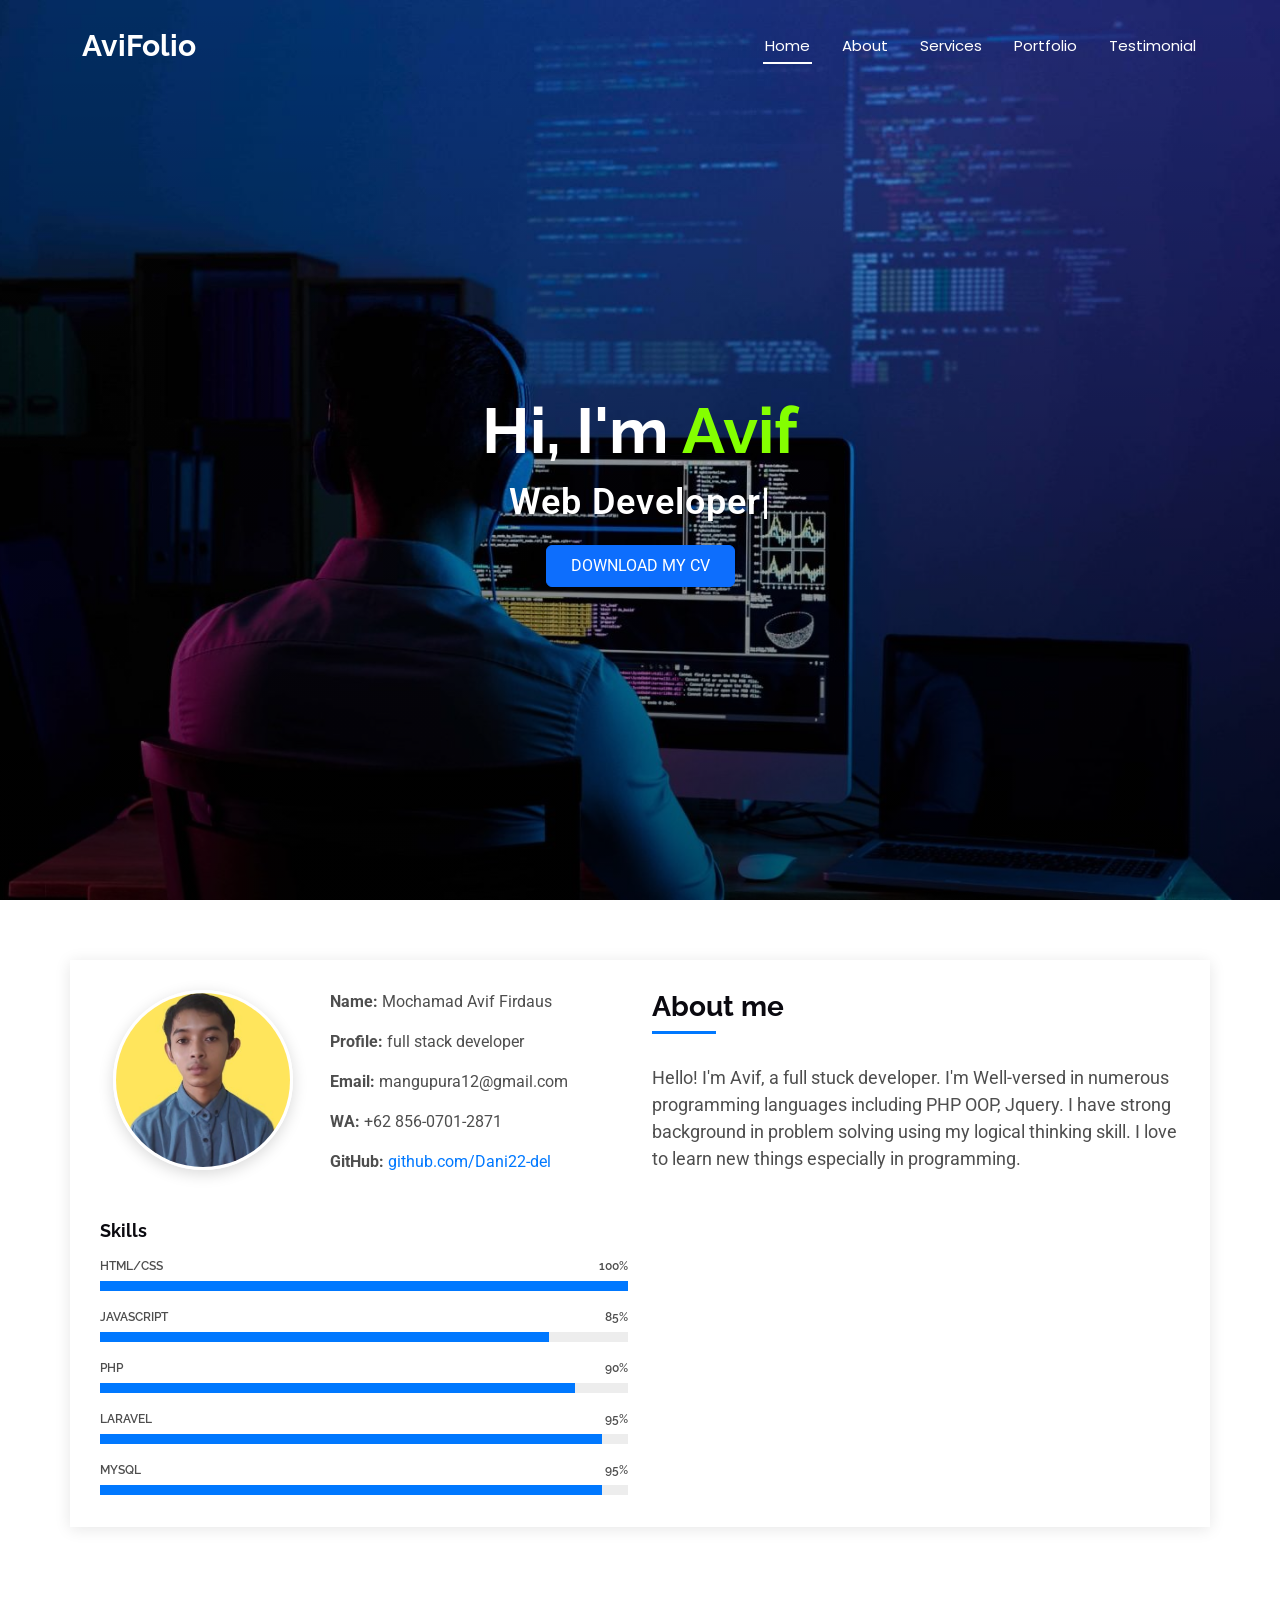
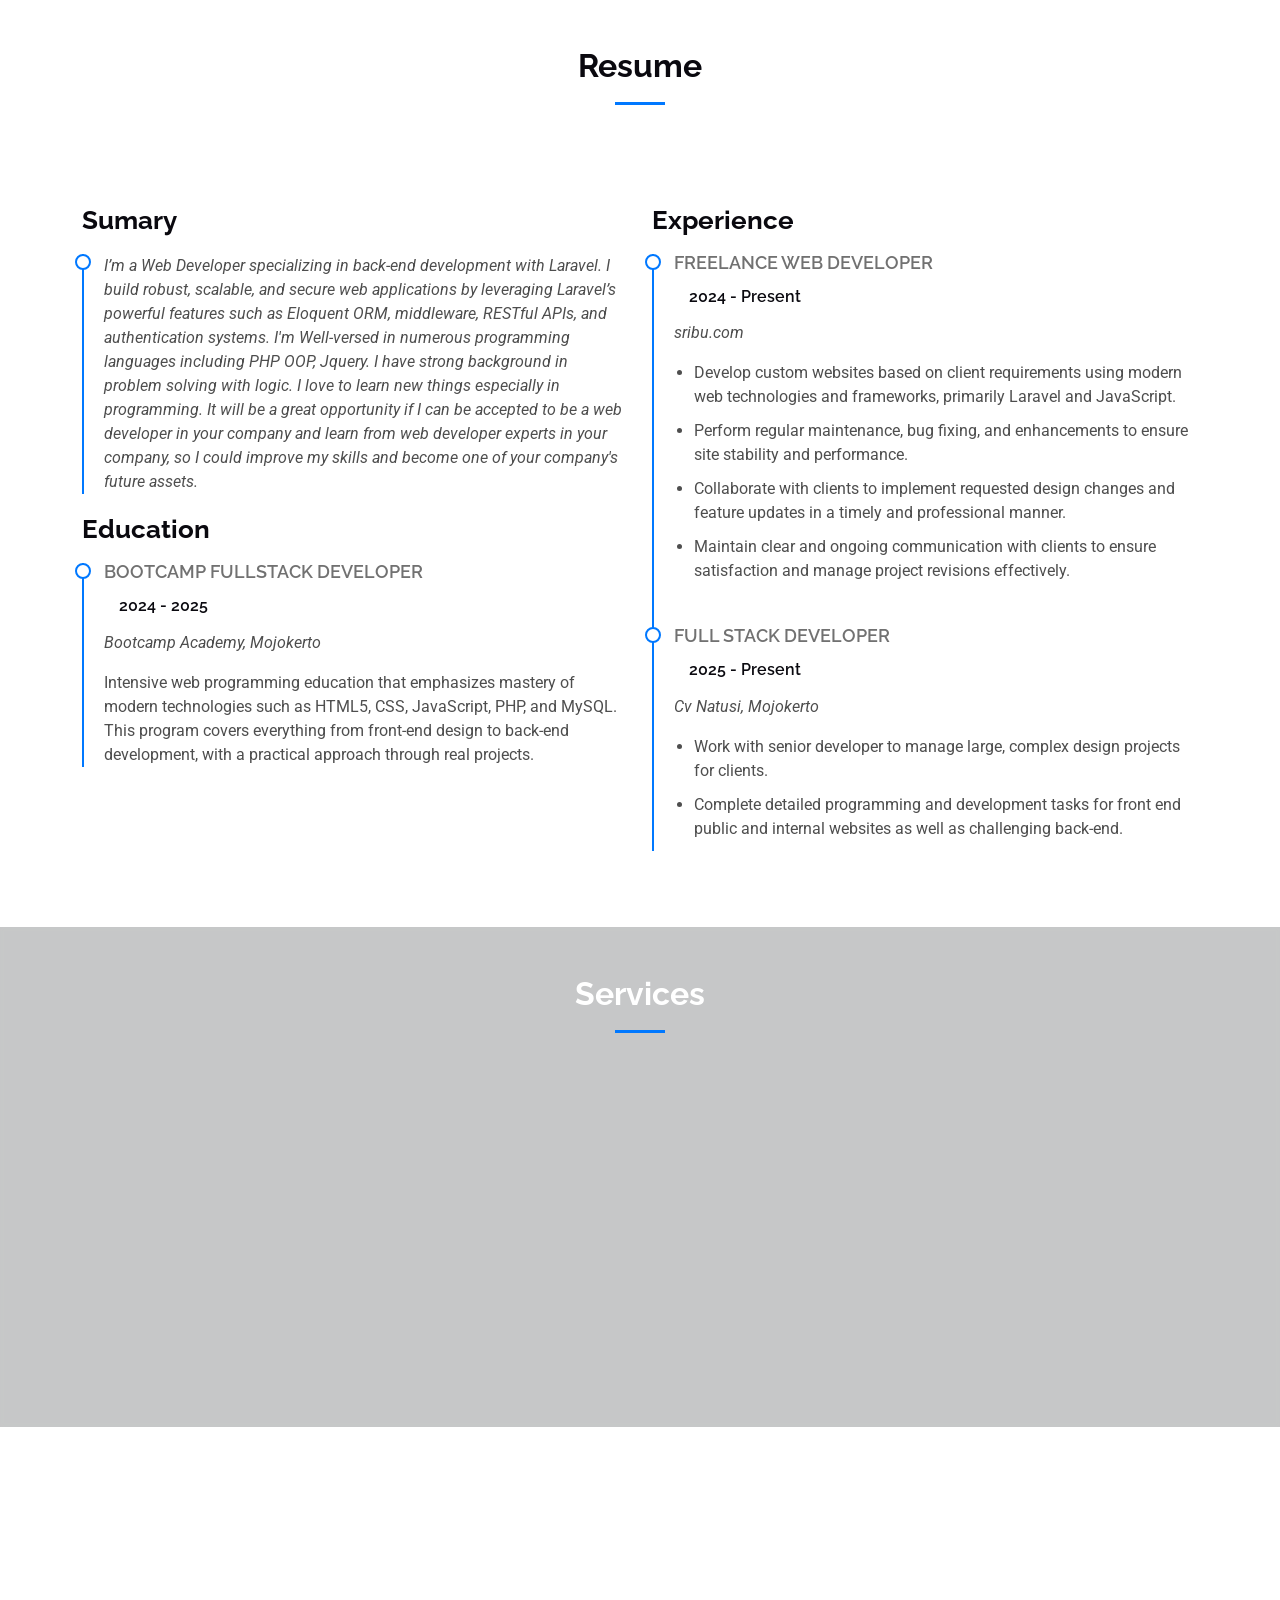
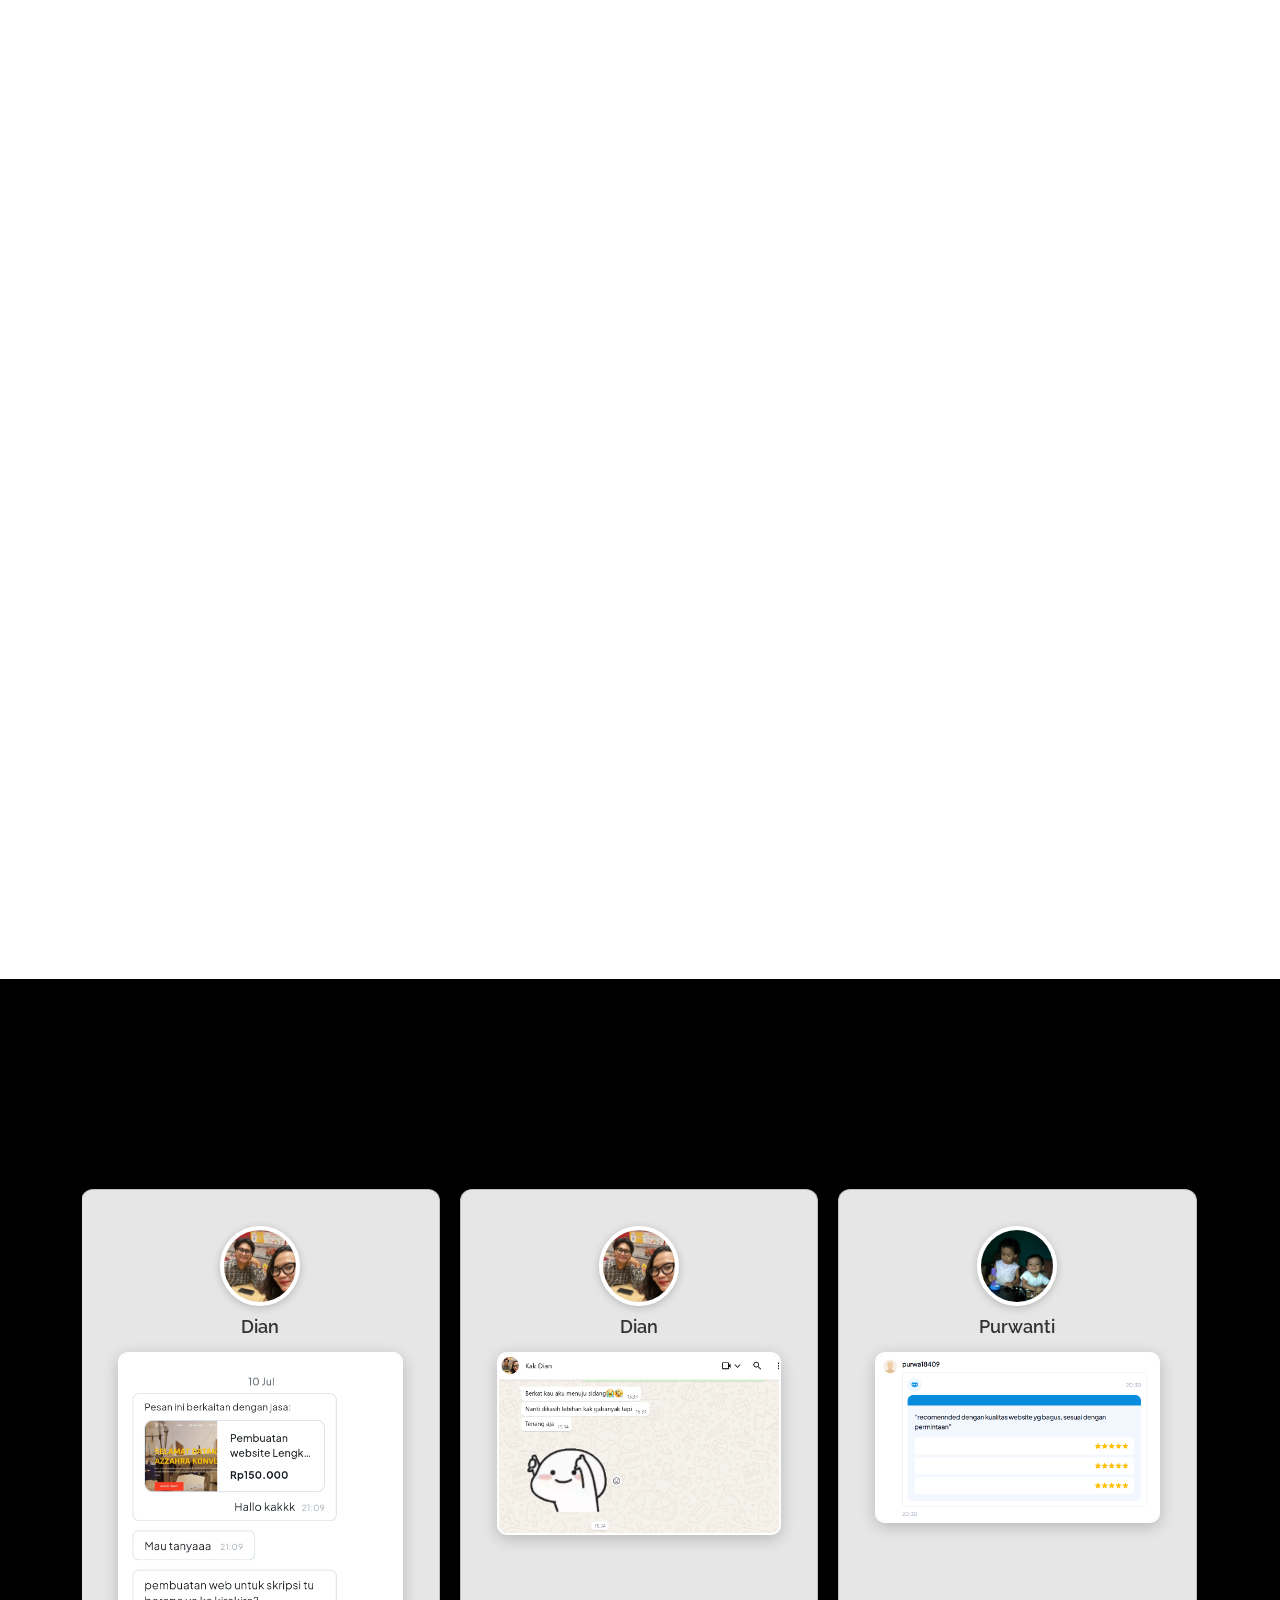
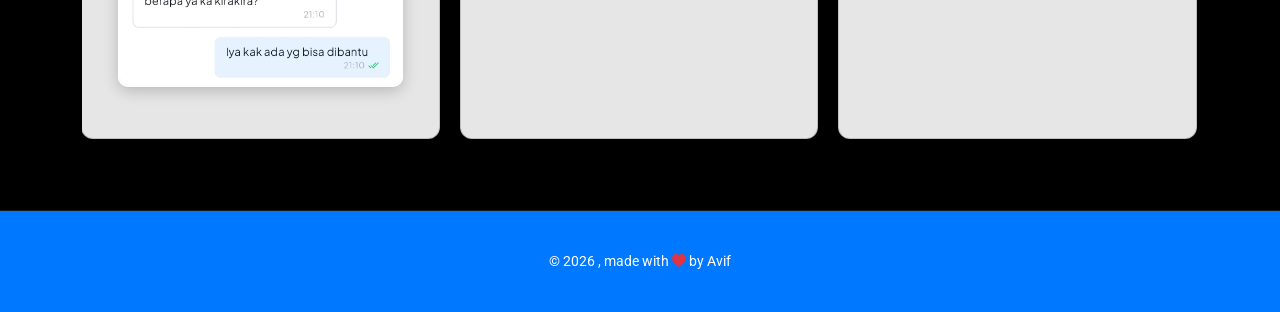
<file: index.html>
<!DOCTYPE html>
<html lang="en">
  <head>
    <meta charset="utf-8" />
    <meta content="width=device-width, initial-scale=1.0" name="viewport" />
    <title>AviFolio</title>
    <meta name="description" content="" />
    <meta name="keywords" content="" />
     <link
      href="https://cdn.jsdelivr.net/npm/bootstrap-icons/font/bootstrap-icons.css"
      rel="stylesheet"
    />
    <!-- Favicons -->
    <link href="assets/img/favicon.png" rel="icon" />
    <link href="assets/img/apple-touch-icon.png" rel="apple-touch-icon" />

    <!-- Fonts -->
    <link href="https://fonts.googleapis.com" rel="preconnect" />
    <link href="https://fonts.gstatic.com" rel="preconnect" crossorigin />
    <link
      href="https://fonts.googleapis.com/css2?family=Roboto:ital,wght@0,100;0,300;0,400;0,500;0,700;0,900;1,100;1,300;1,400;1,500;1,700;1,900&family=Poppins:ital,wght@0,100;0,200;0,300;0,400;0,500;0,600;0,700;0,800;0,900;1,100;1,200;1,300;1,400;1,500;1,600;1,700;1,800;1,900&family=Raleway:ital,wght@0,100;0,200;0,300;0,400;0,500;0,600;0,700;0,800;0,900;1,100;1,200;1,300;1,400;1,500;1,600;1,700;1,800;1,900&display=swap"
      rel="stylesheet"
    />

    <!-- Vendor CSS Files -->
    <link
      href="assets/vendor/bootstrap/css/bootstrap.min.css"
      rel="stylesheet"
    />
    <link
      href="assets/vendor/bootstrap-icons/bootstrap-icons.css"
      rel="stylesheet"
    />
    <link href="assets/vendor/aos/aos.css" rel="stylesheet" />
    <link
      href="assets/vendor/glightbox/css/glightbox.min.css"
      rel="stylesheet"
    />
    <link href="assets/vendor/swiper/swiper-bundle.min.css" rel="stylesheet" />

    <!-- Main CSS File -->
    <link href="assets/css/main.css" rel="stylesheet" />
    <style>
      .parallax {
        position: relative;
        overflow: hidden;
      }

      .parallax-video {
        position: absolute;
        top: 50%;
        left: 50%;
        width: 100%;
        height: 100%;
        object-fit: cover; /* video utuh */
        transform: translate(-50%, -50%);
        background: black; /* supaya area kosong jadi hitam */
        z-index: 1;
      }

      .video-overlay {
        position: absolute;
        top: 0;
        left: 0;
        width: 100%;
        height: 100%;
        background: rgba(0, 0, 0, 0.4); /* Overlay gelap supaya teks terlihat */
        z-index: 2;
      }

      /* Konten di atas video */
      .parallax .content {
        position: relative;
        z-index: 3;
      }
      .testimonial-card {
        background: rgba(255, 255, 255, 0.9);
        border-radius: 12px;
        overflow: hidden;
        padding: 20px;
        box-shadow: 0 4px 15px rgba(0, 0, 0, 0.15);

        display: flex;
        flex-direction: column;
        justify-content: space-between;
        height: 100%;
      }

      .testimonial-name {
        font-size: 1.1rem;
        font-weight: 600;
        color: #333;
        margin-bottom: 15px;
        text-align: center;
      }

      .testimonial-avatar {
        width: 80px !important;
        height: 80px !important;
        border-radius: 50%;
        border: 4px solid #fff;
        object-fit: cover;
        display: block;
        margin: 0 auto 10px;
        box-shadow: 0 2px 8px rgba(0, 0, 0, 0.2);
      }

      .testimonial-image {
  width: 100% !important;
  height: auto !important;
  max-width: 100%;
  object-fit: contain !important;
  object-position: center;
  border-radius: 10px;
  border: 2px solid #fff;
  box-shadow: 0 4px 15px rgba(0, 0, 0, 0.2);
  margin: 0 auto 15px;
  }

      .owl-carousel .owl-item img.testimonial-image {
        width: 100% !important;
        height: auto !important;
        object-fit: contain !important;
        max-width: 100%;
      }

      .owl-carousel .owl-stage {
        display: flex;
      }
      .owl-carousel .owl-item {
        display: flex;
        height: auto;
      }
      .owl-carousel .testimonial-card {
        height: 100%;
        flex: 1 1 auto;
      }
      /* Owl Carousel Controls */
      .owl-carousel .owl-nav button.owl-prev,
      .owl-carousel .owl-nav button.owl-next {
        position: absolute;
        top: 40%;
        background: rgba(255, 255, 255, 0.8);
        border-radius: 50%;
        padding: 5px 10px;
        font-size: 18px;
        z-index: 5;
      }

      .owl-carousel .owl-nav button.owl-prev {
        left: -40px;
      }
      .owl-carousel .owl-nav button.owl-next {
        right: -40px;
      }
      /* Tablet (max-width: 992px) */
      @media (max-width: 992px) {
        .parallax-video {
          object-fit: cover; /* isi penuh layar */
        }
        .testimonial-image {
          min-height: 40vh; /* minimal 40% tinggi layar */
          max-height: 450px; /* batas atas supaya tidak terlalu tinggi */
        }
        .portfolio-details-slider .swiper-slide img {
          height: 50vh; /* setengah tinggi layar */
          max-height: 420px; /* batasi agar tidak terlalu besar */
        }
      }

      /* HP besar (max-width: 768px) */
      @media (max-width: 768px) {
        #services {
          padding: 3rem 1rem;
        }
        .parallax-video {
          object-fit: cover;
        }
        .testimonial-card {
          padding: 15px;
        }
        .testimonial-avatar {
          width: 70px !important;
          height: 70px !important;
        }
        .testimonial-image {
          min-height: 45vh; /* sedikit lebih tinggi di HP besar */
          max-height: 480px;
        }
        .owl-carousel .owl-nav button.owl-prev {
          left: -25px;
        }
        .owl-carousel .owl-nav button.owl-next {
          right: -25px;
        }
        .portfolio-details-slider .swiper-slide img {
          height: 45vh; /* proporsional di layar kecil */
          max-height: 350px;
        }
      }

      /* HP kecil (max-width: 480px) */
      @media (max-width: 480px) {
        .parallax-video {
          height: 100%;
          object-fit: cover; /* penuhi layar */
        }
        .testimonial-card {
          padding: 10px;
        }
        .testimonial-avatar {
          width: 60px !important;
          height: 60px !important;
        }
        .testimonial-image {
          min-height: 35vh; /* menyesuaikan layar kecil */
          max-height: 300px;
        }
        .testimonial-name {
          font-size: 1rem;
          margin-bottom: 10px;
        }
        .portfolio-details-slider .swiper-slide img {
          height: 40vh;
          max-height: 300px;
        }
      }
      /* Header transparan dan mengambang */
      /* state default: transparan */
    .parallaxx {
      position: relative;
      background-image: url("assets/img/coding.jpg");
      background-attachment: fixed;
      background-position: center;
      background-repeat: no-repeat;
      background-size: cover;
      min-height: 500px;
      overflow: hidden;
    }

    /* Layer blur di atas background */
    .parallaxx::before {
      content: "";
      position: absolute;
      top: 0; left: 0;
      width: 100%; height: 100%;
      backdrop-filter: blur(2px); /* Kurangi dari 5px ke 2px */
      background-color: rgba(0, 0, 0, 0.2); /* Bisa juga dikurangi agar tidak terlalu gelap */
      z-index: 0;
    }


    /* Pastikan semua isi section tetap tampil di atas layer blur */
    .parallaxx > .container,
    .parallaxx .content {
      position: relative;
      z-index: 1;
    }


      header.header {
        position: absolute;
        top: 0;
        left: 0;
        width: 100%;
        background: transparent;
        transition: background-color 0.3s ease, box-shadow 0.3s ease;
        z-index: 10;
      }

      /* state saat di‐scroll */
      header.header.scrolled {
        position: fixed; /* atau tetap sticky */
        background: linear-gradient(135deg, #210481 0%, #3c07ae 100%);
        box-shadow: rgba(0, 0, 0, 0.2) 0px 4px 12px;
      }

      /* Hero sebagai background CSS */
    section#hero {
  position: relative;
  margin: 0;
  padding: 0;
  height: 100vh;
  overflow: hidden;
  background: transparent;
}

section#hero::before {
  content: "";
  position: absolute;
  top: 0;
  left: 0;
  width: 100%;
  height: 100%;
  /* Gradient: hitam 60% di bawah → transparan di atas */
  background: linear-gradient(to top, rgba(0,0,0,0.6), rgba(0,0,0,0));
  z-index: 1;
}

section#hero img {
  position: absolute;
  top: 0;
  left: 0;
  width: 100%;
  height: 100%;
  object-fit: cover;
  z-index: 0;
}

section#hero .container {
  position: relative;
  z-index: 2; /* di atas overlay */
  padding-top: 80px;
  color: white; /* teks jadi kontras */
}


      /* Global card style tweak */
      .card.shadow-sm {
        /* shadow lebih tegas sekaligus halus */
        box-shadow: 0 4px 12px rgba(0, 0, 0, 0.1);
        transition: box-shadow 0.3s ease, transform 0.3s ease;
      }

      .card.shadow-sm:hover {
        /* shadow lebih dramatis saat hover */
        box-shadow: 0 8px 24px rgba(0, 0, 0, 0.15);
        transform: translateY(-4px);
      }
      
     /* Tombol musik di navbar */
.btn-music {
  background: none;
  border: none;
  cursor: pointer;
  font-size: 28px;
  color: #ff4081;
  display: flex;
  align-items: center;
  justify-content: center;
  padding: 0;
  margin-right: 10px;
  transition: transform 0.2s ease, color 0.2s ease;
}

.btn-music:hover {
  transform: scale(1.1);
  color: #e73370;
}

/* Mobile lebih kecil */
@media (max-width: 576px) {
  .btn-music {
    font-size: 24px;
    margin-right: 5px;
  }
}
.circle-photo {
  width: 100%;
  max-width: 120px; /* default untuk HP */
  aspect-ratio: 1 / 1;
  overflow: hidden;
  border-radius: 50%;
  border: 3px solid #fff;
  box-shadow: 0 4px 15px rgba(0, 0, 0, 0.15);
  margin: 0 auto;
}

.circle-photo img {
  width: 100%;
  height: 100%;
  object-fit: cover;
  object-position: center top;
}

/* Tablet */
@media (min-width: 768px) {
  .circle-photo {
    max-width: 150px;
  }
}

/* Desktop */
@media (min-width: 1024px) {
  .circle-photo {
    max-width: 180px;
  }
}

    </style>
  </head>

  <body class="index-page">
      <header id="header" class="header d-flex align-items-center sticky-top">
      <div
        class="container-fluid container-xl position-relative d-flex align-items-center justify-content-between"
      >
        <a href="index.html" class="logo d-flex align-items-center">
          <!-- Uncomment the line below if you also wish to use an image logo -->
          <!-- <img src="assets/img/logo.png" alt=""> -->
          <h1 class="sitename">AviFolio</h1>
        </a>
        <!-- Tombol Musik -->
        <button id="toggleMusic" class="btn-music" aria-label="Toggle Music" style="display:none">
          <i class="bi bi-play-circle"></i>
        </button>

        <nav id="navmenu" class="navmenu">
          <ul>
            <li>
              <a href="#hero" class="active menu-link">Home<br /></a>
            </li>
            <li><a href="#about" class="menu-link">About</a></li>
            <li><a href="#services" class="menu-link">Services</a></li>
            <li><a href="#portfolio"class="menu-link">Portfolio</a></li>
          <li><a href="#testi" class="menu-link">Testimonial</a></li>
          </ul>
          <i class="mobile-nav-toggle d-xl-none bi bi-list"></i>
        </nav>
      </div>
    </header>
  

    <audio id="bgMusic" src="assets/img/final.mp3" loop></audio>

    <main class="main">
      <!-- Hero Section -->
    <section id="hero" class="hero section dark-background">
  <img src="assets/img/home3.jpg" alt="Hero Background">
  <div class="container d-flex flex-column align-items-center justify-content-center text-center" data-aos="fade-up" data-aos-delay="100">
          <h2>Hi, I'm <span style="color: rgb(132, 255, 0)">Avif</span></h2>

    <p><span class="typed" data-typed-items="Web Developer, Freelancer, SEO"></span></p>
         <a href="https://bit.ly/CV_Avif" 
          target="_blank" 
          class="btn btn-primary px-4 py-2 mt-3">
          DOWNLOAD MY CV
        </a>

  </div>
    </section>


      <!-- /Hero Section -->

      <!-- About Section -->
      <section id="about" class="about section">
        <div class="container" data-aos="fade-up" data-aos-delay="100">
          <div class="row gy-4">
            <div class="col-md-6">
              <div class="row justify-content-between gy-4">
                <div class="col-lg-5 col-md-6 col-sm-8 mx-auto">
                 <div class="circle-photo">
                    <img
                      src="assets/img/Mochamad Avif Firdaus.jpeg"
                      alt="Foto Avif"
                    />
                  </div>
                </div>
                <div class="col-lg-7 about-info">
                  <p>
                    <strong>Name: </strong> <span>Mochamad Avif Firdaus</span>
                  </p>
                  <p>
                    <strong>Profile: </strong> <span>full stack developer</span>
                  </p>
                  <p>
                    <strong>Email: </strong> <span>mangupura12@gmail.com</span>
                  </p>
                  <p><strong>WA: </strong> <span>+62 856-0701-2871</span></p>
                  </p>
                  <p><strong>GitHub: </strong> <a href="https://github.com/Dani22-del" target="_blank">github.com/Dani22-del</a></p>
                </div>
              </div>

              <div class="skills-content skills-animation">
                <h5>Skills</h5>

                <div class="progress">
                  <span class="skill"
                    ><span>HTML/CSS</span> <i class="val">100%</i></span
                  >
                  <div class="progress-bar-wrap">
                    <div
                      class="progress-bar"
                      role="progressbar"
                      aria-valuenow="100"
                      aria-valuemin="0"
                      aria-valuemax="100"
                    ></div>
                  </div>
                </div>
                <!-- End Skills Item -->

                <div class="progress">
                  <span class="skill"
                    ><span>JavaScript</span> <i class="val">85%</i></span
                  >
                  <div class="progress-bar-wrap">
                    <div
                      class="progress-bar"
                      role="progressbar"
                      aria-valuenow="85"
                      aria-valuemin="0"
                      aria-valuemax="100"
                    ></div>
                  </div>
                </div>
                <!-- End Skills Item -->

                <div class="progress">
                  <span class="skill"
                    ><span>PHP</span> <i class="val">90%</i></span
                  >
                  <div class="progress-bar-wrap">
                    <div
                      class="progress-bar"
                      role="progressbar"
                      aria-valuenow="90"
                      aria-valuemin="0"
                      aria-valuemax="100"
                    ></div>
                  </div>
                </div>
                <!-- End Skills Item -->

                <div class="progress">
                  <span class="skill"
                    ><span>LARAVEL</span> <i class="val">95%</i></span
                  >
                  <div class="progress-bar-wrap">
                    <div
                      class="progress-bar"
                      role="progressbar"
                      aria-valuenow="95"
                      aria-valuemin="0"
                      aria-valuemax="100"
                    ></div>
                  </div>
                </div>
                <!-- End Skills Item -->
                <div class="progress">
                  <span class="skill"
                    ><span>Mysql</span> <i class="val">95%</i></span
                  >
                  <div class="progress-bar-wrap">
                    <div
                      class="progress-bar"
                      role="progressbar"
                      aria-valuenow="95"
                      aria-valuemin="0"
                      aria-valuemax="100"
                    ></div>
                  </div>
                </div>
                <!-- End Skills Item -->
              </div>
            </div>

            <div class="col-md-6">
              <div class="about-me">
                <h4>About me</h4>
                <p>
                 Hello! I'm Avif, a full stuck developer. I'm Well-versed in numerous programming languages including PHP OOP, Jquery. I have strong background in problem solving using my logical thinking skill. I love to learn new things especially in programming.
                </p>
              </div>
            </div>
          </div>
        </div>
      </section>
      <!-- /About Section -->

      <!-- Resume Section -->
      <section id="resume" class="resume section">
        <!-- Section Title -->
        <div class="container section-title" data-aos="fade-up">
          <h2>Resume</h2>
        </div>
        <!-- End Section Title -->

        <div class="container">
          <div class="row">
            <div class="col-lg-6" data-aos="fade-up" data-aos-delay="100">
              <h3 class="resume-title">Sumary</h3>

              <div class="resume-item pb-0">
                <p>
                  <em
                    >I’m a Web Developer specializing in back-end development with Laravel. I build robust, scalable, and secure web applications by leveraging Laravel’s powerful features such as Eloquent ORM, middleware, RESTful APIs, and authentication systems. I'm Well-versed in numerous
                    programming languages including PHP OOP, Jquery. I have strong background in problem
                    solving with logic. I love to learn new things especially in programming. It will be a great
                    opportunity if I can be accepted to be a web developer in your company and learn from web
                    developer experts in your company, so I could improve my skills and become one of your
                    company's future assets.
                  </em
                  >
                </p>
              </div>
              <!-- Edn Resume Item -->

              <h3 class="resume-title">Education</h3>
              <div class="resume-item">
                <h4>Bootcamp Fullstack Developer</h4>
                <h5>2024 - 2025</h5>
                <p><em>Bootcamp Academy, Mojokerto</em></p>
                <p>
                  Intensive web programming education that emphasizes mastery of modern technologies such as HTML5, CSS, JavaScript, PHP, and MySQL. This program covers everything from front-end design to back-end development, with a practical approach through real projects.
                </p>
              </div>
              <!-- Edn Resume Item -->
            </div>

            <div class="col-lg-6" data-aos="fade-up" data-aos-delay="200">
              <h3 class="resume-title">Experience</h3>
              <div class="resume-item">
                <h4>Freelance Web Developer</h4>
                <h5>2024 - Present</h5>
                <p><em>sribu.com </em></p>
                <ul>
                   <li>Develop custom websites based on client requirements using modern web technologies and frameworks, primarily Laravel and JavaScript.</li>
                    <li>Perform regular maintenance, bug fixing, and enhancements to ensure site stability and performance.</li>
                    <li>Collaborate with clients to implement requested design changes and feature updates in a timely and professional manner.</li>
                    <li>Maintain clear and ongoing communication with clients to ensure satisfaction and manage project revisions effectively.</li>
                </ul>
              </div>
              <!-- Edn Resume Item -->

              <div class="resume-item">
                <h4>Full Stack Developer</h4>
                <h5>2025 - Present</h5>
                <p><em>Cv Natusi, Mojokerto</em></p>
                <ul>
                    <li>Work with senior developer to manage large, complex design projects for clients.</li>
                    <li>Complete detailed programming and development tasks for front end public and
                    internal websites as well as challenging back-end.</li>
                </ul>
              </div>
              <!-- Edn Resume Item -->
            </div>
          </div>
        </div>
      </section>
      <!-- /Resume Section -->

      <!-- Services Section -->
      <section id="services" class="services section py-5 bg-light parallaxx">
        <div class="container section-title text-center mb-3 content" data-aos="fade-up">
          <h2 style="color: white;">Services</h2>
        </div>

        <div class="container">
          <div class="row g-4">
            
            <!-- Front-end Card -->
            <div class="col-lg-6 col-md-6" data-aos="fade-up" data-aos-delay="100">
              <div class="card h-100 shadow-sm border-0 position-relative">
                <div class="card-body text-center p-4">
                  <div class="mb-3">
                    <!-- Ganti icon sesuai font-awesome atau bi yang lebih relevan -->
                    <i class="bi bi-code-slash" style="font-size: 2rem; color: #0066FF;"></i>
                  </div>
                  <h3 class="card-title mb-2">Front-end Development</h3>
                  <p class="card-text text-secondary">
                    Crafting responsive, mobile-first interfaces with HTML5, CSS3, and Bootstrap.  
                    I enrich interactivity using jQuery to deliver smooth user experiences.
                  </p>
                </div>
              </div>
            </div>

            <!-- Back-end Card -->
            <div class="col-lg-6 col-md-6" data-aos="fade-up" data-aos-delay="200">
              <div class="card h-100 shadow-sm border-0 position-relative">
                <div class="card-body text-center p-4">
                  <div class="mb-3">
                    <!-- Ganti icon sesuai font-awesome atau bi yang lebih relevan -->
                    <i class="bi bi-server" style="font-size: 2rem; color: #0066FF;"></i>
                  </div>
                  <h3 class="card-title mb-2">Back-end Development</h3>
                  <p class="card-text text-secondary">
                    Building robust back-end services with Laravel, from RESTful APIs to authentication.  
                    I write clean, maintainable code, handle routing & validation, and ensure high performance through testing and code reviews.
                  </p>
                </div>
              </div>
            </div>

          </div>
        </div>
      </section>

      <!-- Portfolio Section -->
      <section id="portfolio" class="portfolio section">
        <!-- Section Title -->
        <div class="container section-title" data-aos="fade-up">
          <h2>Portfolio</h2>
        </div>
        <!-- End Section Title -->

        <div class="container">
          <div
            class="isotope-layout"
            data-default-filter="*"
            data-layout="masonry"
            data-sort="original-order"
          >
            <ul
              class="portfolio-filters isotope-filters"
              data-aos="fade-up"
              data-aos-delay="100"
            >
              <li data-filter="*" class="filter-active">All</li>
              <li data-filter=".filter-product">Freelance</li>    
              <li data-filter=".filter-app">Team</li>
              <!-- <li data-filter=".filter-branding">Solo</li> -->
              <!-- <li data-filter=".filter-books">Solo</li> -->
            </ul>
            <!-- End Portfolio Filters -->

            <div
              class="row gy-4 isotope-container"
              data-aos="fade-up"
              data-aos-delay="200"
            >
              <div
                class="col-lg-4 col-md-6 portfolio-item isotope-item filter-product"
              >
                <img
                  src="assets/img/portfolio/spk.png"
                  class="img-fluid"
                  alt=""
                  style="width: 100%;
                  height: 267px;
                  object-fit: cover;"
                />
                <div class="portfolio-info">
                  <h4>Website Beasiswa Untuk Skripsi</h4>
                  <p>SPK PENERIMAAN BEASISWA DENGAN METODE SAW (Simple Additive Weighting)</p>
                  <a
                    href="assets/img/portfolio/spk.png"
                    title="Website Beasiswa Untuk Skripsi"
                    data-gallery="portfolio-gallery"
                    class="glightbox preview-link"
                    ><i class="bi bi-zoom-in"></i
                  ></a>
                  <a
                    href="spk-details.html"
                    title="More Details"
                    class="details-link"
                    ><i class="bi bi-link-45deg"></i
                  ></a>
                 <a
                    href="https://github.com/Dani22-del/website-beasiswa" 
                    title="View on GitHub"
                    style="display: inline-flex; align-items: center; justify-content: center; width: 36px; height: 36px; background: rgba(255,255,255,0.2); border-radius: 50%; color: rgb(9, 104, 200); font-size: 20px; margin: 0 4px;"
                  >
                    <i class="bi bi-github"></i>
                  </a>

                </div>
              </div>
              <!-- End Portfolio Item -->

              <div
                class="col-lg-4 col-md-6 portfolio-item isotope-item filter-product"
              >
                <img
                  src="assets/img/portfolio/surat.png"
                  class="img-fluid"
                  alt=""
                   style="width: 100%;
                  height: 267px;
                  object-fit: cover;"
                />
                <div class="portfolio-info">
                  <h4>Website Pengelolaan Surat Menyurat</h4>
                  <p>fitur data pegawai, data surat keluar, jenis surat, surat disimpan, laporan dan cetak surat, login multiuser</p>
                  <a
                    href="assets/img/portfolio/surat.png"
                    title="Website Pengelolaan Surat Menyurat"
                    data-gallery="portfolio-gallery"
                    class="glightbox preview-link"
                    ><i class="bi bi-zoom-in"></i
                  ></a>
                  <a
                    href="surat-details.html"
                    title="More Details"
                    class="details-link"
                    ><i class="bi bi-link-45deg"></i
                  ></a>
                   <a
                      href="https://github.com/Dani22-del/website-beasiswa" 
                      title="View on GitHub"
                      style="display: inline-flex; align-items: center; justify-content: center; width: 36px; height: 36px; background: rgba(255,255,255,0.2); border-radius: 50%; color: rgb(9, 104, 200); font-size: 20px; margin: 0 4px;"
                    >
                      <i class="bi bi-github"></i>
                    </a>

                </div>
              </div>
              <!-- End Portfolio Item -->
                 <div
                class="col-lg-4 col-md-6 portfolio-item isotope-item filter-app"
              >
                <img
                  src="assets/img/portfolio/porto-tim (3).png"
                  class="img-fluid"
                  alt=""
                   style="width: 100%;
                  height: 267px;
                  object-fit: cover;"
                />
                <div class="portfolio-info">
                  <h4>jualinn.com</h4>
                  <p>Tambah Menu Edit Order</p>
                  <a
                    href="assets/img/portfolio/porto-tim (3).png"
                    title="jualinn.com"
                    data-gallery="portfolio-gallery"
                    class="glightbox preview-link"
                    ><i class="bi bi-zoom-in"></i
                  ></a>
                  <a
                    href="jualinn-details.html"
                    title="More Details"
                    class="details-link"
                    ><i class="bi bi-link-45deg"></i
                  ></a>
                </div>
              </div>

              <!-- Portfolio Item: Koperasi -->
              <div class="col-lg-4 col-md-6 portfolio-item isotope-item filter-app">
                <img
                  src="assets/img/portfolio/koperasi-1.png"
                  class="img-fluid"
                  alt=""
                  style="width:100%;height:267px;object-fit:cover;"
                />
                <div class="portfolio-info">
                  <h4>Koperasi</h4>
                  <p>Sistem Manajemen Koperasi</p>
                  <a href="assets/img/portfolio/koperasi-1.png" title="Koperasi" data-gallery="portfolio-gallery" class="glightbox preview-link"><i class="bi bi-zoom-in"></i></a>
                  <a href="koperasi-details.html" title="More Details" class="details-link"><i class="bi bi-link-45deg"></i></a>
                </div>
              </div>
              <!-- End Portfolio Item -->

              <!-- Portfolio Item: LK3 -->
              <div class="col-lg-4 col-md-6 portfolio-item isotope-item filter-app">
                <img
                  src="assets/img/portfolio/lk3-1.png"
                  class="img-fluid"
                  alt=""
                  style="width:100%;height:267px;object-fit:cover;"
                />
                <div class="portfolio-info">
                  <h4>LK3</h4>
                  <p>Sistem Informasi LK3</p>
                  <a href="assets/img/portfolio/lk3-1.png" title="LK3" data-gallery="portfolio-gallery" class="glightbox preview-link"><i class="bi bi-zoom-in"></i></a>
                  <a href="lk3-details.html" title="More Details" class="details-link"><i class="bi bi-link-45deg"></i></a>
                </div>
              </div>
              <!-- End Portfolio Item -->

              <!-- Portfolio Item: SIRAMA -->
              <div class="col-lg-4 col-md-6 portfolio-item isotope-item filter-app">
                <img
                  src="assets/img/portfolio/sirama-1.png"
                  class="img-fluid"
                  alt=""
                  style="width:100%;height:267px;object-fit:cover;"
                />
                <div class="portfolio-info">
                  <h4>SIRAMA</h4>
                  <p>Sistem Informasi SIRAMA</p>
                  <a href="assets/img/portfolio/sirama-1.png" title="SIRAMA" data-gallery="portfolio-gallery" class="glightbox preview-link"><i class="bi bi-zoom-in"></i></a>
                  <a href="sirama-details.html" title="More Details" class="details-link"><i class="bi bi-link-45deg"></i></a>
                </div>
              </div>
              <!-- End Portfolio Item -->

              <!-- Portfolio Item: Tapman -->
              <div class="col-lg-4 col-md-6 portfolio-item isotope-item filter-app">
                <img
                  src="assets/img/portfolio/tapman-1.png"
                  class="img-fluid"
                  alt=""
                  style="width:100%;height:267px;object-fit:cover;"
                />
                <div class="portfolio-info">
                  <h4>Tapman</h4>
                  <p>Sistem Tapman</p>
                  <a href="assets/img/portfolio/tapman-1.png" title="Tapman" data-gallery="portfolio-gallery" class="glightbox preview-link"><i class="bi bi-zoom-in"></i></a>
                  <a href="tapman-details.html" title="More Details" class="details-link"><i class="bi bi-link-45deg"></i></a>
                </div>
              </div>
              <!-- End Portfolio Item -->

              <!-- Portfolio Item: Wahidin Ranap -->
              <div class="col-lg-4 col-md-6 portfolio-item isotope-item filter-app">
                <img
                  src="assets/img/portfolio/wahidin-ranap-1.png"
                  class="img-fluid"
                  alt=""
                  style="width:100%;height:267px;object-fit:cover;"
                />
                <div class="portfolio-info">
                  <h4>Wahidin Ranap</h4>
                  <p>Sistem Rawat Inap RS Wahidin</p>
                  <a href="assets/img/portfolio/wahidin-ranap-1.png" title="Wahidin Ranap" data-gallery="portfolio-gallery" class="glightbox preview-link"><i class="bi bi-zoom-in"></i></a>
                  <a href="wahidin-ranap-details.html" title="More Details" class="details-link"><i class="bi bi-link-45deg"></i></a>
                </div>
              </div>
              <!-- End Portfolio Item -->

              <!-- <div
                class="col-lg-4 col-md-6 portfolio-item isotope-item filter-branding"
              >
                <img
                  src="assets/img/portfolio/branding-1.jpg"
                  class="img-fluid"
                  alt=""
                />
                <div class="portfolio-info">
                  <h4>Branding 1</h4>
                  <p>Lorem ipsum, dolor sit amet consectetur</p>
                  <a
                    href="assets/img/portfolio/branding-1.jpg"
                    title="Branding 1"
                    data-gallery="portfolio-gallery"
                    class="glightbox preview-link"
                    ><i class="bi bi-zoom-in"></i
                  ></a>
                  <a
                    href="portfolio-details.html"
                    title="More Details"
                    class="details-link"
                    ><i class="bi bi-link-45deg"></i
                  ></a>
                </div>
              </div> -->
              <!-- End Portfolio Item -->

              <!-- <div
                class="col-lg-4 col-md-6 portfolio-item isotope-item filter-books"
              >
                <img
                  src="assets/img/portfolio/books-1.jpg"
                  class="img-fluid"
                  alt=""
                />
                <div class="portfolio-info">
                  <h4>Books 1</h4>
                  <p>Lorem ipsum, dolor sit amet consectetur</p>
                  <a
                    href="assets/img/portfolio/books-1.jpg"
                    title="Branding 1"
                    data-gallery="portfolio-gallery-book"
                    class="glightbox preview-link"
                    ><i class="bi bi-zoom-in"></i
                  ></a>
                  <a
                    href="portfolio-details.html"
                    title="More Details"
                    class="details-link"
                    ><i class="bi bi-link-45deg"></i
                  ></a>
                </div>
              </div> -->
              <!-- End Portfolio Item -->

            
              <!-- End Portfolio Item -->

              <!-- <div
                class="col-lg-4 col-md-6 portfolio-item isotope-item filter-product"
              >
                <img
                  src="assets/img/portfolio/product-2.jpg"
                  class="img-fluid"
                  alt=""
                />
                <div class="portfolio-info">
                  <h4>Product 2</h4>
                  <p>Lorem ipsum, dolor sit amet consectetur</p>
                  <a
                    href="assets/img/portfolio/product-2.jpg"
                    title="Product 2"
                    data-gallery="portfolio-gallery-product"
                    class="glightbox preview-link"
                    ><i class="bi bi-zoom-in"></i
                  ></a>
                  <a
                    href="portfolio-details.html"
                    title="More Details"
                    class="details-link"
                    ><i class="bi bi-link-45deg"></i
                  ></a>
                </div>
              </div> -->
              <!-- End Portfolio Item -->

              <!-- <div
                class="col-lg-4 col-md-6 portfolio-item isotope-item filter-branding"
              >
                <img
                  src="assets/img/portfolio/branding-2.jpg"
                  class="img-fluid"
                  alt=""
                />
                <div class="portfolio-info">
                  <h4>Branding 2</h4>
                  <p>Lorem ipsum, dolor sit amet consectetur</p>
                  <a
                    href="assets/img/portfolio/branding-2.jpg"
                    title="Branding 2"
                    data-gallery="portfolio-gallery-branding"
                    class="glightbox preview-link"
                    ><i class="bi bi-zoom-in"></i
                  ></a>
                  <a
                    href="portfolio-details.html"
                    title="More Details"
                    class="details-link"
                    ><i class="bi bi-link-45deg"></i
                  ></a>
                </div>
              </div> -->
              <!-- End Portfolio Item -->

              <!-- <div
                class="col-lg-4 col-md-6 portfolio-item isotope-item filter-books"
              >
                <img
                  src="assets/img/portfolio/books-2.jpg"
                  class="img-fluid"
                  alt=""
                />
                <div class="portfolio-info">
                  <h4>Books 2</h4>
                  <p>Lorem ipsum, dolor sit amet consectetur</p>
                  <a
                    href="assets/img/portfolio/books-2.jpg"
                    title="Branding 2"
                    data-gallery="portfolio-gallery-book"
                    class="glightbox preview-link"
                    ><i class="bi bi-zoom-in"></i
                  ></a>
                  <a
                    href="portfolio-details.html"
                    title="More Details"
                    class="details-link"
                    ><i class="bi bi-link-45deg"></i
                  ></a>
                </div>
              </div> -->
              <!-- End Portfolio Item -->

              <!-- <div
                class="col-lg-4 col-md-6 portfolio-item isotope-item filter-app"
              >
                <img
                  src="assets/img/portfolio/app-3.jpg"
                  class="img-fluid"
                  alt=""
                />
                <div class="portfolio-info">
                  <h4>App 3</h4>
                  <p>Lorem ipsum, dolor sit amet consectetur</p>
                  <a
                    href="assets/img/portfolio/app-3.jpg"
                    title="App 3"
                    data-gallery="portfolio-gallery-app"
                    class="glightbox preview-link"
                    ><i class="bi bi-zoom-in"></i
                  ></a>
                  <a
                    href="portfolio-details.html"
                    title="More Details"
                    class="details-link"
                    ><i class="bi bi-link-45deg"></i
                  ></a>
                </div>
              </div> -->
              <!-- End Portfolio Item -->

              <!-- <div
                class="col-lg-4 col-md-6 portfolio-item isotope-item filter-product"
              >
                <img
                  src="assets/img/portfolio/product-3.jpg"
                  class="img-fluid"
                  alt=""
                />
                <div class="portfolio-info">
                  <h4>Product 3</h4>
                  <p>Lorem ipsum, dolor sit amet consectetur</p>
                  <a
                    href="assets/img/portfolio/product-3.jpg"
                    title="Product 3"
                    data-gallery="portfolio-gallery-product"
                    class="glightbox preview-link"
                    ><i class="bi bi-zoom-in"></i
                  ></a>
                  <a
                    href="portfolio-details.html"
                    title="More Details"
                    class="details-link"
                    ><i class="bi bi-link-45deg"></i
                  ></a>
                </div>
              </div> -->
              <!-- End Portfolio Item -->

              <!-- <div
                class="col-lg-4 col-md-6 portfolio-item isotope-item filter-branding"
              >
                <img
                  src="assets/img/portfolio/branding-3.jpg"
                  class="img-fluid"
                  alt=""
                />
                <div class="portfolio-info">
                  <h4>Branding 3</h4>
                  <p>Lorem ipsum, dolor sit amet consectetur</p>
                  <a
                    href="assets/img/portfolio/branding-3.jpg"
                    title="Branding 2"
                    data-gallery="portfolio-gallery-branding"
                    class="glightbox preview-link"
                    ><i class="bi bi-zoom-in"></i
                  ></a>
                  <a
                    href="portfolio-details.html"
                    title="More Details"
                    class="details-link"
                    ><i class="bi bi-link-45deg"></i
                  ></a>
                </div>
              </div> -->
              <!-- End Portfolio Item -->

              <!-- <div
                class="col-lg-4 col-md-6 portfolio-item isotope-item filter-books"
              >
                <img
                  src="assets/img/portfolio/books-3.jpg"
                  class="img-fluid"
                  alt=""
                />
                <div class="portfolio-info">
                  <h4>Books 3</h4>
                  <p>Lorem ipsum, dolor sit amet consectetur</p>
                  <a
                    href="assets/img/portfolio/books-3.jpg"
                    title="Branding 3"
                    data-gallery="portfolio-gallery-book"
                    class="glightbox preview-link"
                    ><i class="bi bi-zoom-in"></i
                  ></a>
                  <a
                    href="portfolio-details.html"
                    title="More Details"
                    class="details-link"
                    ><i class="bi bi-link-45deg"></i
                  ></a>
                </div>
              </div> -->
              <!-- End Portfolio Item -->
            </div>
            <!-- End Portfolio Container -->
          </div>
        </div>
      </section>
      <!-- /Portfolio Section -->


      <!-- Section Parallax dengan Video -->
      <section id="testi" class="testi section py-5 bg-light parallax">
        <!-- Background Video -->
        <video autoplay muted loop playsinline class="parallax-video">
          <source src="assets/img/rasi.mp4" type="video/mp4" />
          Browser kamu tidak mendukung video HTML5.
        </video>

        <!-- Overlay Gelap untuk teks terbaca -->
        <div class="video-overlay"></div>

        <!-- Judul -->
        <div
          class="container section-title text-center mb-4 content"
          data-aos="fade-up"
        >
          <h2 style="color: white">Testimonial</h2>
        </div>

        <!-- Carousel -->
        <div class="container content">
          <div class="owl-carousel testimonial-carousel">
            <!-- Item 1 -->
            <div class="card testimonial-card text-center">
              <div class="card-body">
                <img
                  src="assets/img/portfolio/testidian.png"
                  class="testimonial-avatar"
                  alt="Avatar Dian"
                />
                <h4 class="testimonial-name">Dian</h4>
                <img
                  src="assets/img/portfolio/testi1.jpeg"
                  class="testimonial-image"
                  alt="Testimoni Dian"
                />
              </div>
            </div>
            <!-- Item 2 -->
            <div class="card testimonial-card text-center">
              <div class="card-body">
                <img
                  src="assets/img/portfolio/testidian.png"
                  class="testimonial-avatar"
                  alt="Avatar Dian"
                />
                <h4 class="testimonial-name">Dian</h4>
                <img
                  src="assets/img/portfolio/testi.png"
                  class="testimonial-image"
                  alt="Testimoni Dian 2"
                />
              </div>
            </div>
            <!-- Item 3 -->
            <div class="card testimonial-card text-center">
              <div class="card-body">
                <img
                  src="assets/img/portfolio/testipurwa.png"
                  class="testimonial-avatar"
                  alt="Avatar Purwanti"
                />
                <h4 class="testimonial-name">Purwanti</h4>
                <img
                  src="assets/img/portfolio/testipurwa1.png"
                  class="testimonial-image"
                  alt="Testimoni Purwanti"
                />
              </div>
            </div>
            <!-- Item 4 -->
            <div class="card testimonial-card text-center">
              <div class="card-body">
                <img
                  src="assets/img/portfolio/testipurwa.png"
                  class="testimonial-avatar"
                  alt="Avatar Purwanti"
                />
                <h4 class="testimonial-name">Purwanti</h4>
                <img
                  src="assets/img/portfolio/testipurwa2.png"
                  class="testimonial-image"
                  alt="Testimoni Purwanti 2"
                />
              </div>
            </div>
            <!-- Item 5 -->
            <div class="card testimonial-card text-center">
              <div class="card-body">
                <img
                  src="assets/img/portfolio/default.jpg"
                  class="testimonial-avatar"
                  alt="Avatar Raplim"
                />
                <h4 class="testimonial-name">Raplim</h4>
                <img
                  src="assets/img/portfolio/testiraplim.png"
                  class="testimonial-image"
                  alt="Testimoni Raplim"
                />
              </div>
            </div>
            <!-- Item 6 -->
            <div class="card testimonial-card text-center">
              <div class="card-body">
                <img
                  src="assets/img/portfolio/default.jpg"
                  class="testimonial-avatar"
                  alt="Avatar Widyanila"
                />
                <h4 class="testimonial-name">Widyanila</h4>
                <img
                  src="assets/img/portfolio/testiwidya.png"
                  class="testimonial-image"
                  alt="Testimoni Widyanila"
                />
              </div>
            </div>
          </div>
        </div>
      </section>


      <!-- Contact Section -->
     
      <!-- /Contact Section -->
    </main>

    <footer id="footer" class="footer accent-background">
      <div class="container">
        <div class="copyright text-center">
          ©
          <script>
            document.write(new Date().getFullYear());
          </script>
          , made with
          <i class="bi bi-heart-fill text-danger"></i>
          by Avif
        </div>

        <!-- <div class="social-links d-flex justify-content-center mt-2">
          <a href="#"><i class="bi bi-twitter-x"></i></a>
          <a href="#"><i class="bi bi-facebook"></i></a>
          <a href="#"><i class="bi bi-instagram"></i></a>
          <a href="#"><i class="bi bi-linkedin"></i></a>
        </div> -->
      </div>
    </footer>

    <!-- Scroll Top -->
    <a
      href="#"
      id="scroll-top"
      class="scroll-top d-flex align-items-center justify-content-center"
      ><i class="bi bi-arrow-up-short"></i
    ></a>
  <div id="preloader"></div>


    <!-- Vendor JS Files -->
    <script src="assets/vendor/bootstrap/js/bootstrap.bundle.min.js"></script>
    <script src="assets/vendor/php-email-form/validate.js"></script>
    <script src="assets/vendor/aos/aos.js"></script>
    <script src="assets/vendor/typed.js/typed.umd.js"></script>
    <script src="assets/vendor/waypoints/noframework.waypoints.js"></script>
    <script src="assets/vendor/purecounter/purecounter_vanilla.js"></script>
    <script src="assets/vendor/glightbox/js/glightbox.min.js"></script>
    <script src="assets/vendor/imagesloaded/imagesloaded.pkgd.min.js"></script>
    <script src="assets/vendor/isotope-layout/isotope.pkgd.min.js"></script>
    <script src="assets/vendor/swiper/swiper-bundle.min.js"></script>

    <!-- Main JS File -->
    <script src="assets/js/main.js"></script>
     <link
      rel="stylesheet"
      href="https://cdnjs.cloudflare.com/ajax/libs/OwlCarousel2/2.3.4/assets/owl.carousel.min.css"
    />
    <link
      rel="stylesheet"
      href="https://cdnjs.cloudflare.com/ajax/libs/OwlCarousel2/2.3.4/assets/owl.theme.default.min.css"
    />
    <script src="https://cdnjs.cloudflare.com/ajax/libs/jquery/3.7.1/jquery.min.js"></script>
    <script src="https://cdnjs.cloudflare.com/ajax/libs/OwlCarousel2/2.3.4/owl.carousel.min.js"></script>
    <script>
      $(document).ready(function () {
        $(".testimonial-carousel").owlCarousel({
          loop: true,
          margin: 20,
          autoplay: true,
          autoplayTimeout: 4000,
          smartSpeed: 800,
          responsive: {
            0: { items: 1 },
            768: { items: 2 },
            1024: { items: 3 },
          },
        });
      });
    </script>
    <script>
      document.addEventListener("DOMContentLoaded", function () {
        const header = document.getElementById("header");
        const changePoint = 50; // scrollY threshold dalam piksel

        window.addEventListener("scroll", function () {
          if (window.scrollY > changePoint) {
            header.classList.add("scrolled");
          } else {
            header.classList.remove("scrolled");
          }
        });
      });
    </script>
   <script>
  const audio = document.getElementById("bgMusic");
  const btnMusic = document.getElementById("toggleMusic");
  const iconMusic = btnMusic.querySelector("i");

  btnMusic.addEventListener("click", () => {
    if (audio.paused) {
      audio.play();
      iconMusic.classList.replace("bi-play-circle", "bi-pause-circle");
    } else {
      audio.pause();
      iconMusic.classList.replace("bi-pause-circle", "bi-play-circle");
    }
  });
</script>

  </body>
</html>
</file>
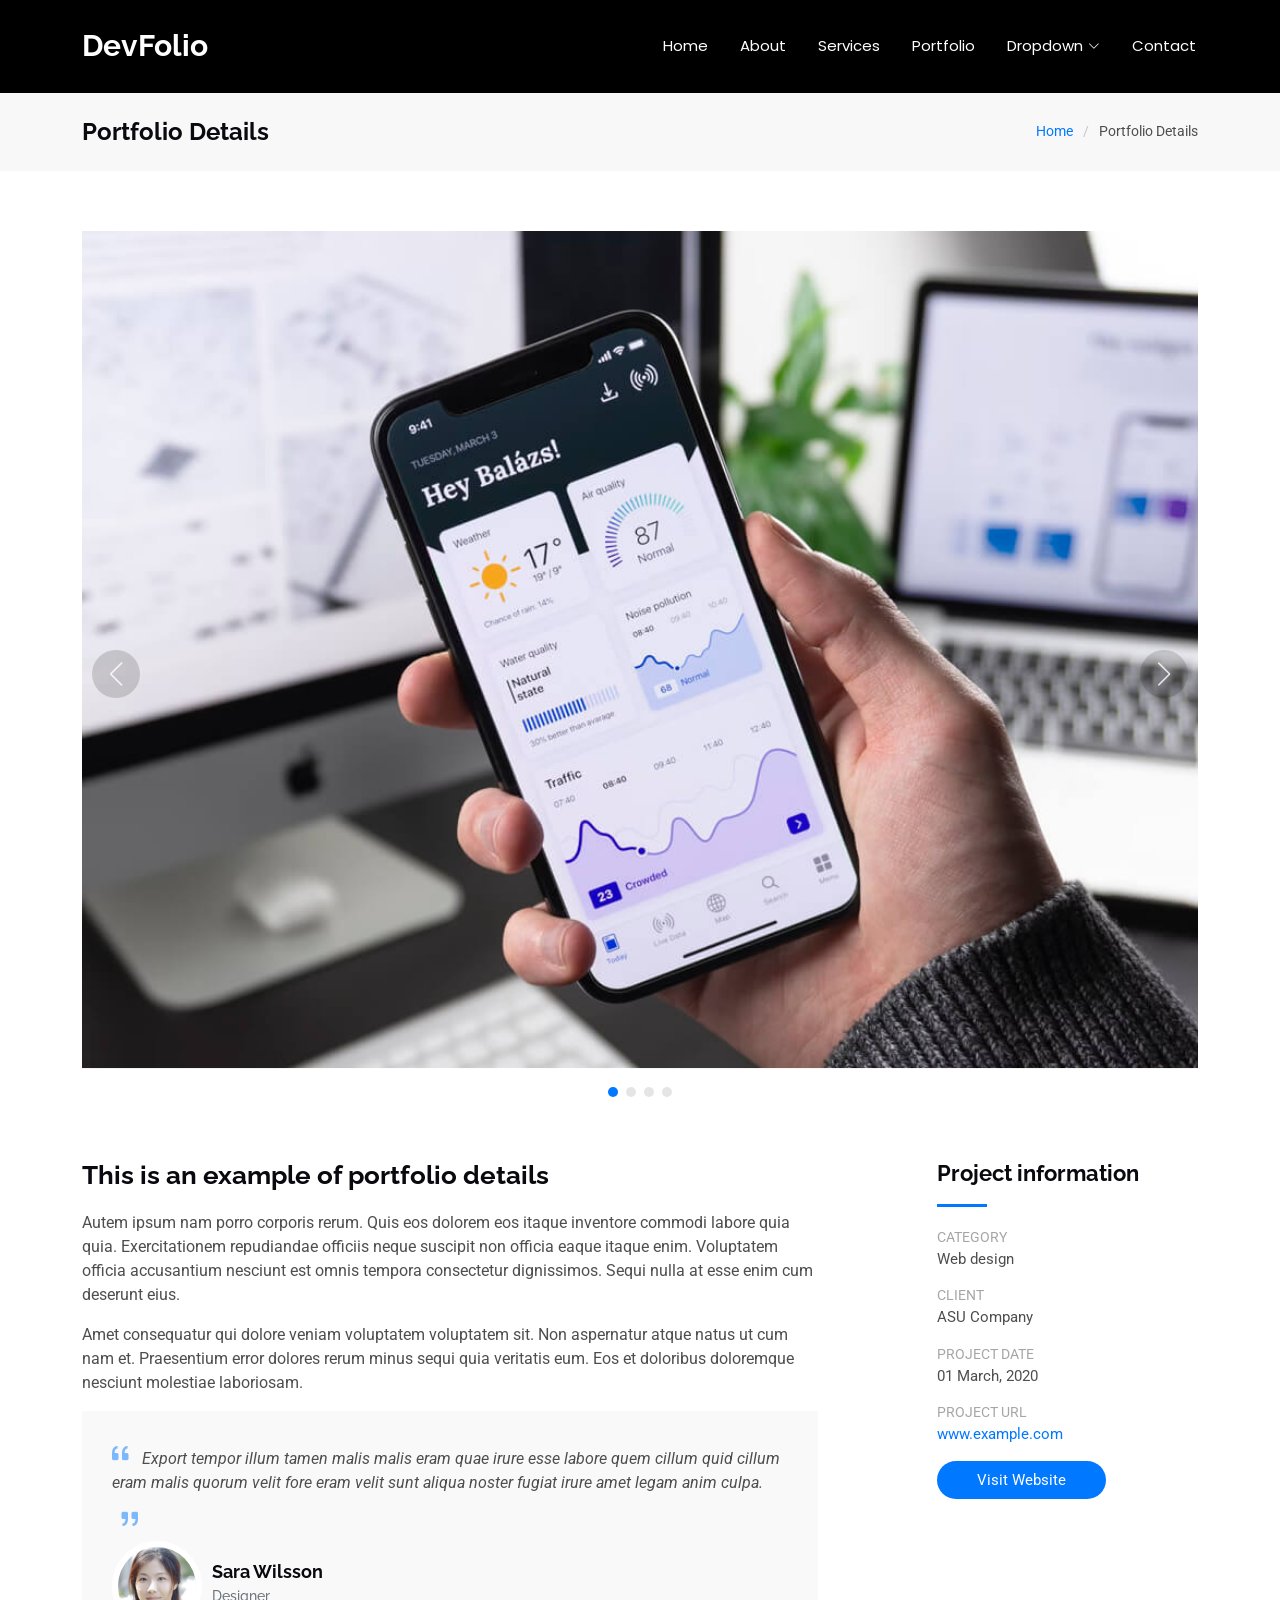
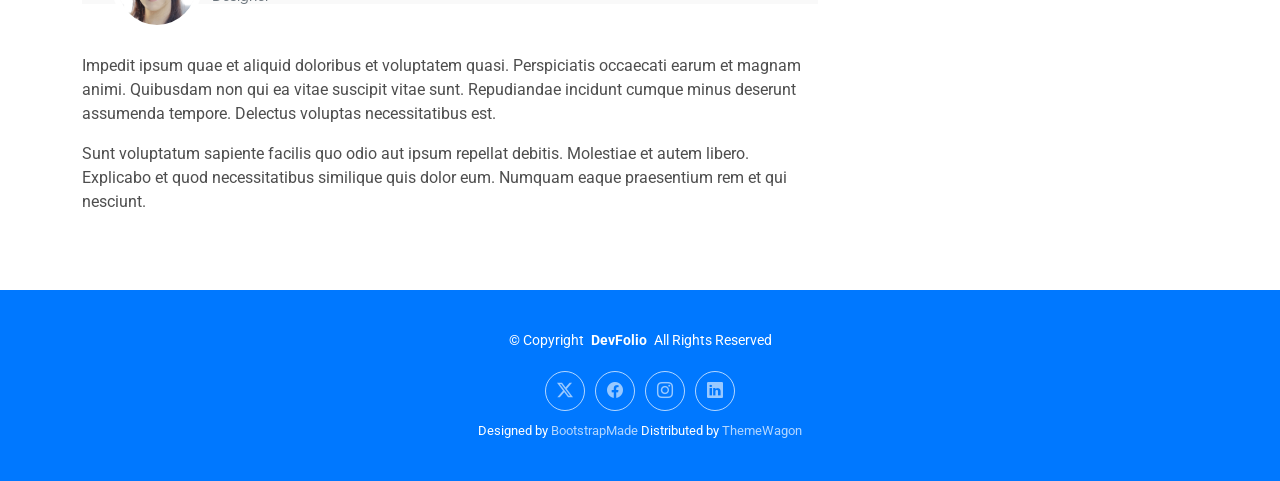
<file: portfolio-details.html>
<!DOCTYPE html>
<html lang="en">

<head>
  <meta charset="utf-8">
  <meta content="width=device-width, initial-scale=1.0" name="viewport">
  <title>Portfolio Details - DevFolio Bootstrap Template</title>
  <meta name="description" content="">
  <meta name="keywords" content="">

  <!-- Favicons -->
  <link href="assets/img/favicon.png" rel="icon">
  <link href="assets/img/apple-touch-icon.png" rel="apple-touch-icon">

  <!-- Fonts -->
  <link href="https://fonts.googleapis.com" rel="preconnect">
  <link href="https://fonts.gstatic.com" rel="preconnect" crossorigin>
  <link href="https://fonts.googleapis.com/css2?family=Roboto:ital,wght@0,100;0,300;0,400;0,500;0,700;0,900;1,100;1,300;1,400;1,500;1,700;1,900&family=Poppins:ital,wght@0,100;0,200;0,300;0,400;0,500;0,600;0,700;0,800;0,900;1,100;1,200;1,300;1,400;1,500;1,600;1,700;1,800;1,900&family=Raleway:ital,wght@0,100;0,200;0,300;0,400;0,500;0,600;0,700;0,800;0,900;1,100;1,200;1,300;1,400;1,500;1,600;1,700;1,800;1,900&display=swap" rel="stylesheet">

  <!-- Vendor CSS Files -->
  <link href="assets/vendor/bootstrap/css/bootstrap.min.css" rel="stylesheet">
  <link href="assets/vendor/bootstrap-icons/bootstrap-icons.css" rel="stylesheet">
  <link href="assets/vendor/aos/aos.css" rel="stylesheet">
  <link href="assets/vendor/glightbox/css/glightbox.min.css" rel="stylesheet">
  <link href="assets/vendor/swiper/swiper-bundle.min.css" rel="stylesheet">

  <!-- Main CSS File -->
  <link href="assets/css/main.css" rel="stylesheet">

  <!-- =======================================================
  * Template Name: DevFolio
  * Template URL: https://bootstrapmade.com/devfolio-bootstrap-portfolio-html-template/
  * Updated: Aug 07 2024 with Bootstrap v5.3.3
  * Author: BootstrapMade.com
  * License: https://bootstrapmade.com/license/
  ======================================================== -->
</head>

<body class="portfolio-details-page">

  <header id="header" class="header d-flex align-items-center sticky-top">
    <div class="container-fluid container-xl position-relative d-flex align-items-center justify-content-between">

      <a href="index.html" class="logo d-flex align-items-center">
        <!-- Uncomment the line below if you also wish to use an image logo -->
        <!-- <img src="assets/img/logo.png" alt=""> -->
        <h1 class="sitename">DevFolio</h1>
      </a>

      <nav id="navmenu" class="navmenu">
        <ul>
          <li><a href="#hero">Home<br></a></li>
          <li><a href="#about">About</a></li>
          <li><a href="#services">Services</a></li>
          <li><a href="#portfolio">Portfolio</a></li>
          <li class="dropdown"><a href="#"><span>Dropdown</span> <i class="bi bi-chevron-down toggle-dropdown"></i></a>
            <ul>
              <li><a href="#">Dropdown 1</a></li>
              <li class="dropdown"><a href="#"><span>Deep Dropdown</span> <i class="bi bi-chevron-down toggle-dropdown"></i></a>
                <ul>
                  <li><a href="#">Deep Dropdown 1</a></li>
                  <li><a href="#">Deep Dropdown 2</a></li>
                  <li><a href="#">Deep Dropdown 3</a></li>
                  <li><a href="#">Deep Dropdown 4</a></li>
                  <li><a href="#">Deep Dropdown 5</a></li>
                </ul>
              </li>
              <li><a href="#">Dropdown 2</a></li>
              <li><a href="#">Dropdown 3</a></li>
              <li><a href="#">Dropdown 4</a></li>
            </ul>
          </li>
          <li><a href="#contact">Contact</a></li>
        </ul>
        <i class="mobile-nav-toggle d-xl-none bi bi-list"></i>
      </nav>

    </div>
  </header>

  <main class="main">

    <!-- Page Title -->
    <div class="page-title" data-aos="fade">
      <div class="container d-lg-flex justify-content-between align-items-center">
        <h1 class="mb-2 mb-lg-0">Portfolio Details</h1>
        <nav class="breadcrumbs">
          <ol>
            <li><a href="index.html">Home</a></li>
            <li class="current">Portfolio Details</li>
          </ol>
        </nav>
      </div>
    </div><!-- End Page Title -->

    <!-- Portfolio Details Section -->
    <section id="portfolio-details" class="portfolio-details section">

      <div class="container" data-aos="fade-up">

        <div class="portfolio-details-slider swiper init-swiper">
          <script type="application/json" class="swiper-config">
            {
              "loop": true,
              "speed": 600,
              "autoplay": {
                "delay": 5000
              },
              "slidesPerView": "auto",
              "navigation": {
                "nextEl": ".swiper-button-next",
                "prevEl": ".swiper-button-prev"
              },
              "pagination": {
                "el": ".swiper-pagination",
                "type": "bullets",
                "clickable": true
              }
            }
          </script>
          <div class="swiper-wrapper align-items-center">

            <div class="swiper-slide">
              <img src="assets/img/portfolio/app-1.jpg" alt="">
            </div>

            <div class="swiper-slide">
              <img src="assets/img/portfolio/product-1.jpg" alt="">
            </div>

            <div class="swiper-slide">
              <img src="assets/img/portfolio/branding-1.jpg" alt="">
            </div>

            <div class="swiper-slide">
              <img src="assets/img/portfolio/books-1.jpg" alt="">
            </div>

          </div>
          <div class="swiper-button-prev"></div>
          <div class="swiper-button-next"></div>
          <div class="swiper-pagination"></div>
        </div>

        <div class="row justify-content-between gy-4 mt-4">

          <div class="col-lg-8" data-aos="fade-up">
            <div class="portfolio-description">
              <h2>This is an example of portfolio details</h2>
              <p>
                Autem ipsum nam porro corporis rerum. Quis eos dolorem eos itaque inventore commodi labore quia quia. Exercitationem repudiandae officiis neque suscipit non officia eaque itaque enim. Voluptatem officia accusantium nesciunt est omnis tempora consectetur dignissimos. Sequi nulla at esse enim cum deserunt eius.
              </p>
              <p>
                Amet consequatur qui dolore veniam voluptatem voluptatem sit. Non aspernatur atque natus ut cum nam et. Praesentium error dolores rerum minus sequi quia veritatis eum. Eos et doloribus doloremque nesciunt molestiae laboriosam.
              </p>

              <div class="testimonial-item">
                <p>
                  <i class="bi bi-quote quote-icon-left"></i>
                  <span>Export tempor illum tamen malis malis eram quae irure esse labore quem cillum quid cillum eram malis quorum velit fore eram velit sunt aliqua noster fugiat irure amet legam anim culpa.</span>
                  <i class="bi bi-quote quote-icon-right"></i>
                </p>
                <div>
                  <img src="assets/img/testimonials/testimonials-2.jpg" class="testimonial-img" alt="">
                  <h3>Sara Wilsson</h3>
                  <h4>Designer</h4>
                </div>
              </div>

              <p>
                Impedit ipsum quae et aliquid doloribus et voluptatem quasi. Perspiciatis occaecati earum et magnam animi. Quibusdam non qui ea vitae suscipit vitae sunt. Repudiandae incidunt cumque minus deserunt assumenda tempore. Delectus voluptas necessitatibus est.
              </p>

              <p>
                Sunt voluptatum sapiente facilis quo odio aut ipsum repellat debitis. Molestiae et autem libero. Explicabo et quod necessitatibus similique quis dolor eum. Numquam eaque praesentium rem et qui nesciunt.
              </p>

            </div>
          </div>

          <div class="col-lg-3" data-aos="fade-up" data-aos-delay="100">
            <div class="portfolio-info">
              <h3>Project information</h3>
              <ul>
                <li><strong>Category</strong> Web design</li>
                <li><strong>Client</strong> ASU Company</li>
                <li><strong>Project date</strong> 01 March, 2020</li>
                <li><strong>Project URL</strong> <a href="#">www.example.com</a></li>
                <li><a href="#" class="btn-visit align-self-start">Visit Website</a></li>
              </ul>
            </div>
          </div>

        </div>

      </div>

    </section><!-- /Portfolio Details Section -->

  </main>

  <footer id="footer" class="footer accent-background">

    <div class="container">
      <div class="copyright text-center ">
        <p>© <span>Copyright</span> <strong class="px-1 sitename">DevFolio</strong> <span>All Rights Reserved</span></p>
      </div>
      <div class="social-links d-flex justify-content-center">
        <a href=""><i class="bi bi-twitter-x"></i></a>
        <a href=""><i class="bi bi-facebook"></i></a>
        <a href=""><i class="bi bi-instagram"></i></a>
        <a href=""><i class="bi bi-linkedin"></i></a>
      </div>
      <div class="credits">
        <!-- All the links in the footer should remain intact. -->
        <!-- You can delete the links only if you've purchased the pro version. -->
        <!-- Licensing information: https://bootstrapmade.com/license/ -->
        <!-- Purchase the pro version with working PHP/AJAX contact form: [buy-url] -->
        Designed by <a href="https://bootstrapmade.com/">BootstrapMade</a> Distributed by <a href="https://themewagon.com" target="_blank">ThemeWagon</a>
      </div>
    </div>

  </footer>

  <!-- Scroll Top -->
  <a href="#" id="scroll-top" class="scroll-top d-flex align-items-center justify-content-center"><i class="bi bi-arrow-up-short"></i></a>

  <!-- Preloader -->
  <div id="preloader"></div>

  <!-- Vendor JS Files -->
  <script src="assets/vendor/bootstrap/js/bootstrap.bundle.min.js"></script>
  <script src="assets/vendor/php-email-form/validate.js"></script>
  <script src="assets/vendor/aos/aos.js"></script>
  <script src="assets/vendor/typed.js/typed.umd.js"></script>
  <script src="assets/vendor/waypoints/noframework.waypoints.js"></script>
  <script src="assets/vendor/purecounter/purecounter_vanilla.js"></script>
  <script src="assets/vendor/glightbox/js/glightbox.min.js"></script>
  <script src="assets/vendor/imagesloaded/imagesloaded.pkgd.min.js"></script>
  <script src="assets/vendor/isotope-layout/isotope.pkgd.min.js"></script>
  <script src="assets/vendor/swiper/swiper-bundle.min.js"></script>

  <!-- Main JS File -->
  <script src="assets/js/main.js"></script>

</body>

</html>
</file>
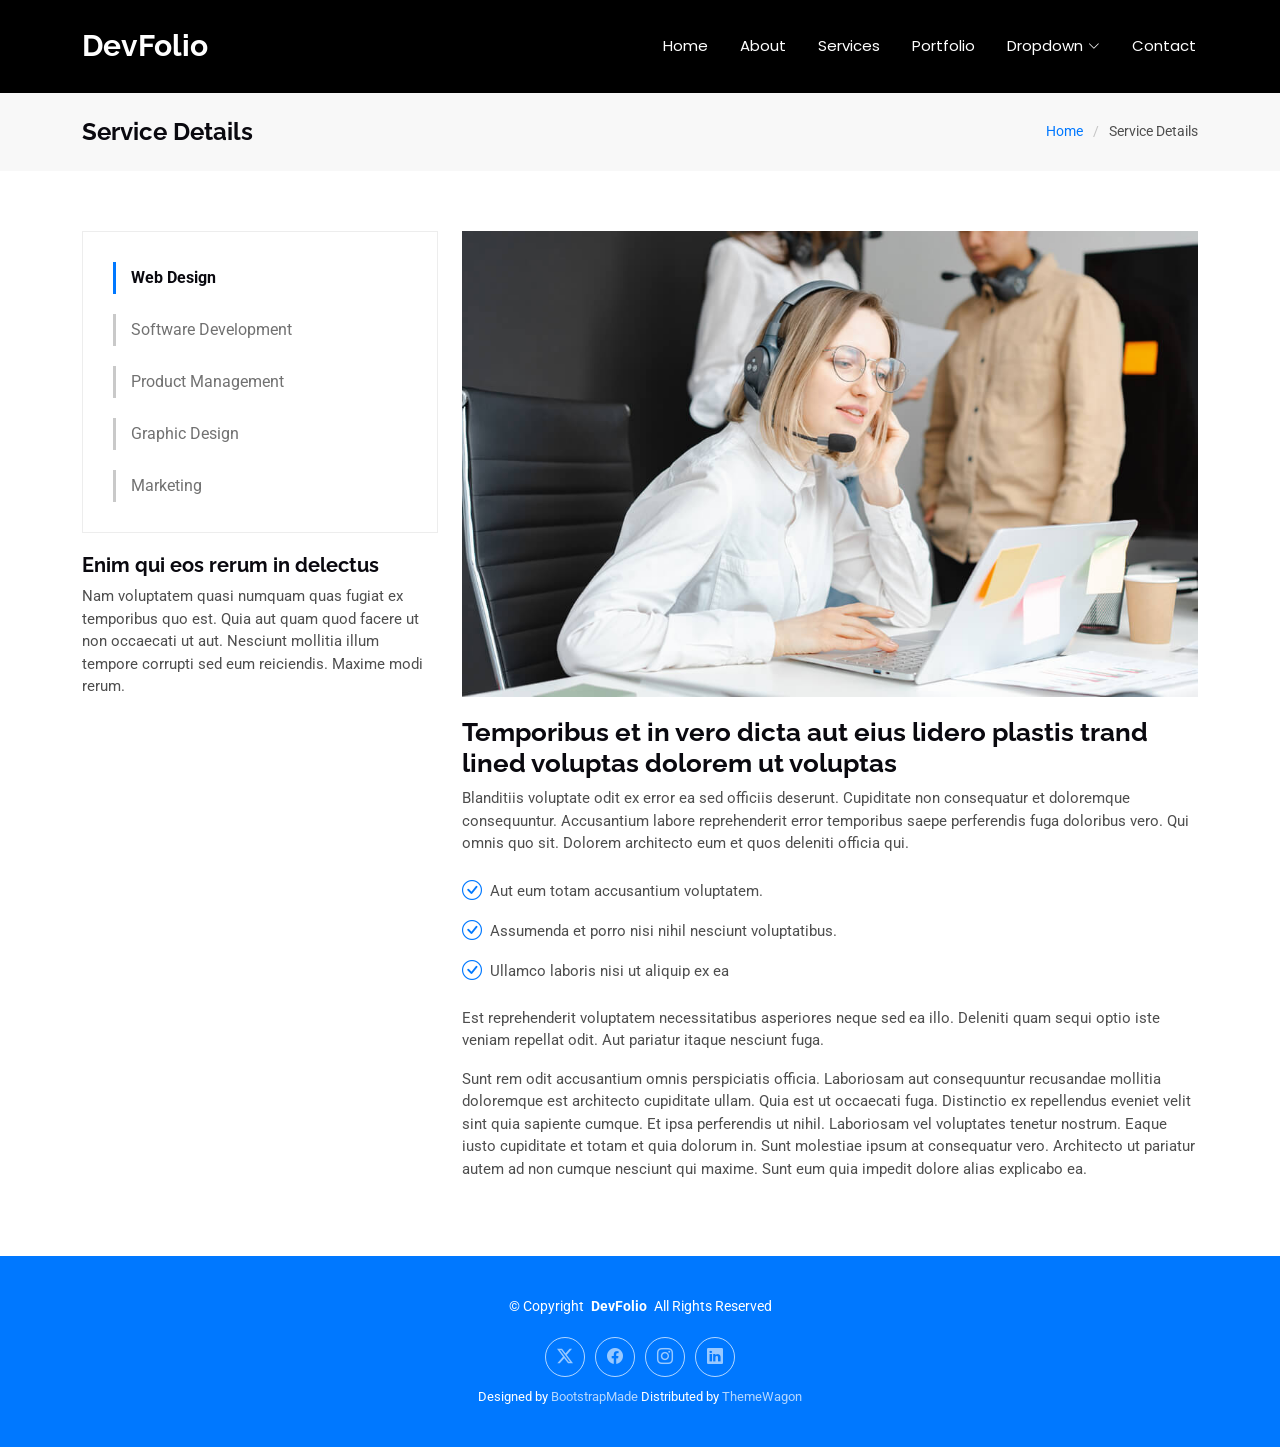
<file: service-details.html>
<!DOCTYPE html>
<html lang="en">

<head>
  <meta charset="utf-8">
  <meta content="width=device-width, initial-scale=1.0" name="viewport">
  <title>Service Details - DevFolio Bootstrap Template</title>
  <meta name="description" content="">
  <meta name="keywords" content="">

  <!-- Favicons -->
  <link href="assets/img/favicon.png" rel="icon">
  <link href="assets/img/apple-touch-icon.png" rel="apple-touch-icon">

  <!-- Fonts -->
  <link href="https://fonts.googleapis.com" rel="preconnect">
  <link href="https://fonts.gstatic.com" rel="preconnect" crossorigin>
  <link href="https://fonts.googleapis.com/css2?family=Roboto:ital,wght@0,100;0,300;0,400;0,500;0,700;0,900;1,100;1,300;1,400;1,500;1,700;1,900&family=Poppins:ital,wght@0,100;0,200;0,300;0,400;0,500;0,600;0,700;0,800;0,900;1,100;1,200;1,300;1,400;1,500;1,600;1,700;1,800;1,900&family=Raleway:ital,wght@0,100;0,200;0,300;0,400;0,500;0,600;0,700;0,800;0,900;1,100;1,200;1,300;1,400;1,500;1,600;1,700;1,800;1,900&display=swap" rel="stylesheet">

  <!-- Vendor CSS Files -->
  <link href="assets/vendor/bootstrap/css/bootstrap.min.css" rel="stylesheet">
  <link href="assets/vendor/bootstrap-icons/bootstrap-icons.css" rel="stylesheet">
  <link href="assets/vendor/aos/aos.css" rel="stylesheet">
  <link href="assets/vendor/glightbox/css/glightbox.min.css" rel="stylesheet">
  <link href="assets/vendor/swiper/swiper-bundle.min.css" rel="stylesheet">

  <!-- Main CSS File -->
  <link href="assets/css/main.css" rel="stylesheet">

  <!-- =======================================================
  * Template Name: DevFolio
  * Template URL: https://bootstrapmade.com/devfolio-bootstrap-portfolio-html-template/
  * Updated: Aug 07 2024 with Bootstrap v5.3.3
  * Author: BootstrapMade.com
  * License: https://bootstrapmade.com/license/
  ======================================================== -->
</head>

<body class="service-details-page">

  <header id="header" class="header d-flex align-items-center sticky-top">
    <div class="container-fluid container-xl position-relative d-flex align-items-center justify-content-between">

      <a href="index.html" class="logo d-flex align-items-center">
        <!-- Uncomment the line below if you also wish to use an image logo -->
        <!-- <img src="assets/img/logo.png" alt=""> -->
        <h1 class="sitename">DevFolio</h1>
      </a>

      <nav id="navmenu" class="navmenu">
        <ul>
          <li><a href="#hero">Home<br></a></li>
          <li><a href="#about">About</a></li>
          <li><a href="#services">Services</a></li>
          <li><a href="#portfolio">Portfolio</a></li>
          <li class="dropdown"><a href="#"><span>Dropdown</span> <i class="bi bi-chevron-down toggle-dropdown"></i></a>
            <ul>
              <li><a href="#">Dropdown 1</a></li>
              <li class="dropdown"><a href="#"><span>Deep Dropdown</span> <i class="bi bi-chevron-down toggle-dropdown"></i></a>
                <ul>
                  <li><a href="#">Deep Dropdown 1</a></li>
                  <li><a href="#">Deep Dropdown 2</a></li>
                  <li><a href="#">Deep Dropdown 3</a></li>
                  <li><a href="#">Deep Dropdown 4</a></li>
                  <li><a href="#">Deep Dropdown 5</a></li>
                </ul>
              </li>
              <li><a href="#">Dropdown 2</a></li>
              <li><a href="#">Dropdown 3</a></li>
              <li><a href="#">Dropdown 4</a></li>
            </ul>
          </li>
          <li><a href="#contact">Contact</a></li>
        </ul>
        <i class="mobile-nav-toggle d-xl-none bi bi-list"></i>
      </nav>

    </div>
  </header>

  <main class="main">

    <!-- Page Title -->
    <div class="page-title" data-aos="fade">
      <div class="container d-lg-flex justify-content-between align-items-center">
        <h1 class="mb-2 mb-lg-0">Service Details</h1>
        <nav class="breadcrumbs">
          <ol>
            <li><a href="index.html">Home</a></li>
            <li class="current">Service Details</li>
          </ol>
        </nav>
      </div>
    </div><!-- End Page Title -->

    <!-- Service Details Section -->
    <section id="service-details" class="service-details section">

      <div class="container">

        <div class="row gy-4">

          <div class="col-lg-4" data-aos="fade-up" data-aos-delay="100">
            <div class="services-list">
              <a href="#" class="active">Web Design</a>
              <a href="#">Software Development</a>
              <a href="#">Product Management</a>
              <a href="#">Graphic Design</a>
              <a href="#">Marketing</a>
            </div>

            <h4>Enim qui eos rerum in delectus</h4>
            <p>Nam voluptatem quasi numquam quas fugiat ex temporibus quo est. Quia aut quam quod facere ut non occaecati ut aut. Nesciunt mollitia illum tempore corrupti sed eum reiciendis. Maxime modi rerum.</p>
          </div>

          <div class="col-lg-8" data-aos="fade-up" data-aos-delay="200">
            <img src="assets/img/services.jpg" alt="" class="img-fluid services-img">
            <h3>Temporibus et in vero dicta aut eius lidero plastis trand lined voluptas dolorem ut voluptas</h3>
            <p>
              Blanditiis voluptate odit ex error ea sed officiis deserunt. Cupiditate non consequatur et doloremque consequuntur. Accusantium labore reprehenderit error temporibus saepe perferendis fuga doloribus vero. Qui omnis quo sit. Dolorem architecto eum et quos deleniti officia qui.
            </p>
            <ul>
              <li><i class="bi bi-check-circle"></i> <span>Aut eum totam accusantium voluptatem.</span></li>
              <li><i class="bi bi-check-circle"></i> <span>Assumenda et porro nisi nihil nesciunt voluptatibus.</span></li>
              <li><i class="bi bi-check-circle"></i> <span>Ullamco laboris nisi ut aliquip ex ea</span></li>
            </ul>
            <p>
              Est reprehenderit voluptatem necessitatibus asperiores neque sed ea illo. Deleniti quam sequi optio iste veniam repellat odit. Aut pariatur itaque nesciunt fuga.
            </p>
            <p>
              Sunt rem odit accusantium omnis perspiciatis officia. Laboriosam aut consequuntur recusandae mollitia doloremque est architecto cupiditate ullam. Quia est ut occaecati fuga. Distinctio ex repellendus eveniet velit sint quia sapiente cumque. Et ipsa perferendis ut nihil. Laboriosam vel voluptates tenetur nostrum. Eaque iusto cupiditate et totam et quia dolorum in. Sunt molestiae ipsum at consequatur vero. Architecto ut pariatur autem ad non cumque nesciunt qui maxime. Sunt eum quia impedit dolore alias explicabo ea.
            </p>
          </div>

        </div>

      </div>

    </section><!-- /Service Details Section -->

  </main>

  <footer id="footer" class="footer accent-background">

    <div class="container">
      <div class="copyright text-center ">
        <p>© <span>Copyright</span> <strong class="px-1 sitename">DevFolio</strong> <span>All Rights Reserved</span></p>
      </div>
      <div class="social-links d-flex justify-content-center">
        <a href=""><i class="bi bi-twitter-x"></i></a>
        <a href=""><i class="bi bi-facebook"></i></a>
        <a href=""><i class="bi bi-instagram"></i></a>
        <a href=""><i class="bi bi-linkedin"></i></a>
      </div>
      <div class="credits">
        <!-- All the links in the footer should remain intact. -->
        <!-- You can delete the links only if you've purchased the pro version. -->
        <!-- Licensing information: https://bootstrapmade.com/license/ -->
        <!-- Purchase the pro version with working PHP/AJAX contact form: [buy-url] -->
        Designed by <a href="https://bootstrapmade.com/">BootstrapMade</a> Distributed by <a href="https://themewagon.com" target="_blank">ThemeWagon</a>
      </div>
    </div>

  </footer>

  <!-- Scroll Top -->
  <a href="#" id="scroll-top" class="scroll-top d-flex align-items-center justify-content-center"><i class="bi bi-arrow-up-short"></i></a>

  <!-- Preloader -->
  <div id="preloader"></div>

  <!-- Vendor JS Files -->
  <script src="assets/vendor/bootstrap/js/bootstrap.bundle.min.js"></script>
  <script src="assets/vendor/php-email-form/validate.js"></script>
  <script src="assets/vendor/aos/aos.js"></script>
  <script src="assets/vendor/typed.js/typed.umd.js"></script>
  <script src="assets/vendor/waypoints/noframework.waypoints.js"></script>
  <script src="assets/vendor/purecounter/purecounter_vanilla.js"></script>
  <script src="assets/vendor/glightbox/js/glightbox.min.js"></script>
  <script src="assets/vendor/imagesloaded/imagesloaded.pkgd.min.js"></script>
  <script src="assets/vendor/isotope-layout/isotope.pkgd.min.js"></script>
  <script src="assets/vendor/swiper/swiper-bundle.min.js"></script>

  <!-- Main JS File -->
  <script src="assets/js/main.js"></script>

</body>

</html>
</file>
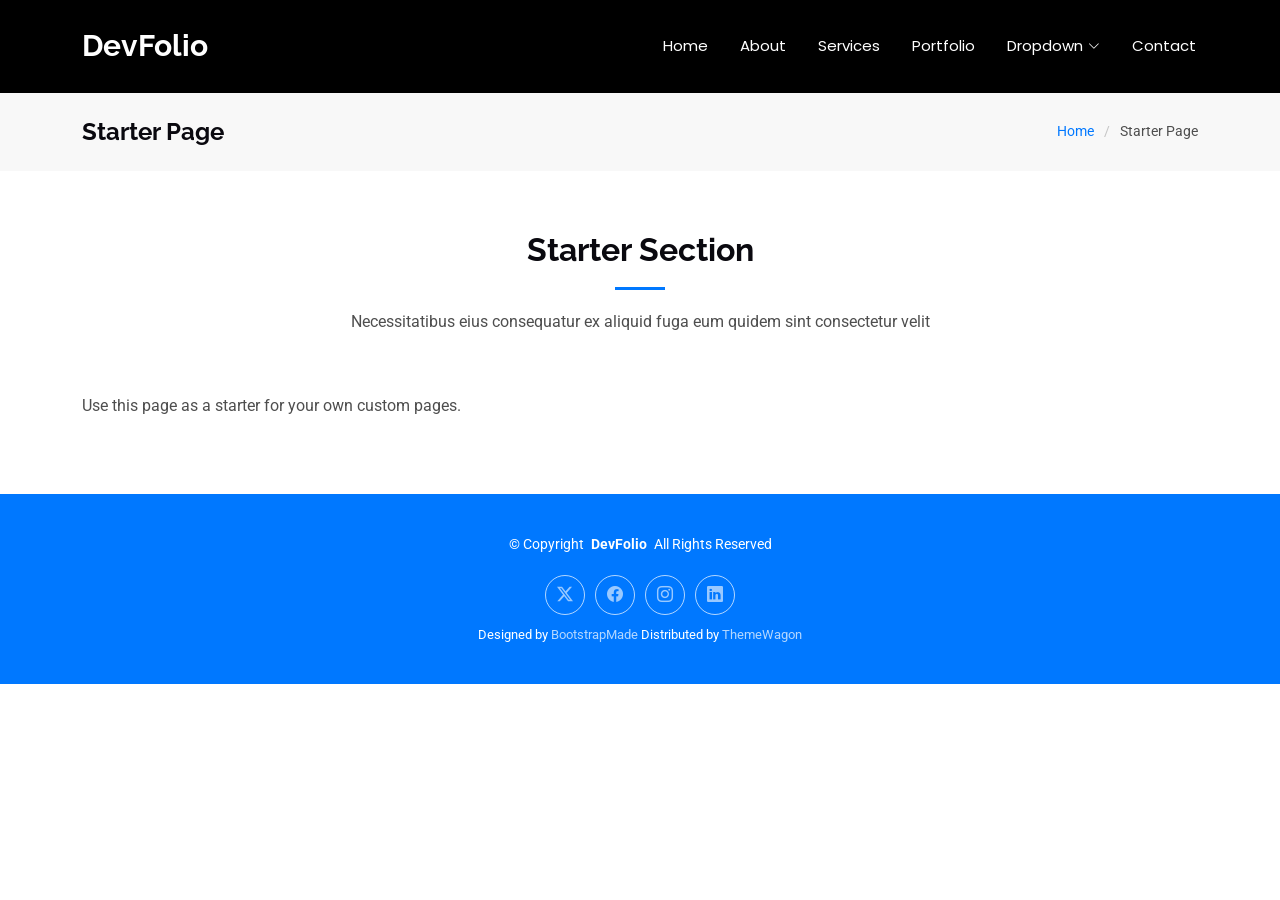
<file: starter-page.html>
<!DOCTYPE html>
<html lang="en">

<head>
  <meta charset="utf-8">
  <meta content="width=device-width, initial-scale=1.0" name="viewport">
  <title>Starter Page - DevFolio Bootstrap Template</title>
  <meta name="description" content="">
  <meta name="keywords" content="">

  <!-- Favicons -->
  <link href="assets/img/favicon.png" rel="icon">
  <link href="assets/img/apple-touch-icon.png" rel="apple-touch-icon">

  <!-- Fonts -->
  <link href="https://fonts.googleapis.com" rel="preconnect">
  <link href="https://fonts.gstatic.com" rel="preconnect" crossorigin>
  <link href="https://fonts.googleapis.com/css2?family=Roboto:ital,wght@0,100;0,300;0,400;0,500;0,700;0,900;1,100;1,300;1,400;1,500;1,700;1,900&family=Poppins:ital,wght@0,100;0,200;0,300;0,400;0,500;0,600;0,700;0,800;0,900;1,100;1,200;1,300;1,400;1,500;1,600;1,700;1,800;1,900&family=Raleway:ital,wght@0,100;0,200;0,300;0,400;0,500;0,600;0,700;0,800;0,900;1,100;1,200;1,300;1,400;1,500;1,600;1,700;1,800;1,900&display=swap" rel="stylesheet">

  <!-- Vendor CSS Files -->
  <link href="assets/vendor/bootstrap/css/bootstrap.min.css" rel="stylesheet">
  <link href="assets/vendor/bootstrap-icons/bootstrap-icons.css" rel="stylesheet">
  <link href="assets/vendor/aos/aos.css" rel="stylesheet">
  <link href="assets/vendor/glightbox/css/glightbox.min.css" rel="stylesheet">
  <link href="assets/vendor/swiper/swiper-bundle.min.css" rel="stylesheet">

  <!-- Main CSS File -->
  <link href="assets/css/main.css" rel="stylesheet">

  <!-- =======================================================
  * Template Name: DevFolio
  * Template URL: https://bootstrapmade.com/devfolio-bootstrap-portfolio-html-template/
  * Updated: Aug 07 2024 with Bootstrap v5.3.3
  * Author: BootstrapMade.com
  * License: https://bootstrapmade.com/license/
  ======================================================== -->
</head>

<body class="starter-page-page">

  <header id="header" class="header d-flex align-items-center sticky-top">
    <div class="container-fluid container-xl position-relative d-flex align-items-center justify-content-between">

      <a href="index.html" class="logo d-flex align-items-center">
        <!-- Uncomment the line below if you also wish to use an image logo -->
        <!-- <img src="assets/img/logo.png" alt=""> -->
        <h1 class="sitename">DevFolio</h1>
      </a>

      <nav id="navmenu" class="navmenu">
        <ul>
          <li><a href="#hero">Home<br></a></li>
          <li><a href="#about">About</a></li>
          <li><a href="#services">Services</a></li>
          <li><a href="#portfolio">Portfolio</a></li>
          <li class="dropdown"><a href="#"><span>Dropdown</span> <i class="bi bi-chevron-down toggle-dropdown"></i></a>
            <ul>
              <li><a href="#">Dropdown 1</a></li>
              <li class="dropdown"><a href="#"><span>Deep Dropdown</span> <i class="bi bi-chevron-down toggle-dropdown"></i></a>
                <ul>
                  <li><a href="#">Deep Dropdown 1</a></li>
                  <li><a href="#">Deep Dropdown 2</a></li>
                  <li><a href="#">Deep Dropdown 3</a></li>
                  <li><a href="#">Deep Dropdown 4</a></li>
                  <li><a href="#">Deep Dropdown 5</a></li>
                </ul>
              </li>
              <li><a href="#">Dropdown 2</a></li>
              <li><a href="#">Dropdown 3</a></li>
              <li><a href="#">Dropdown 4</a></li>
            </ul>
          </li>
          <li><a href="#contact">Contact</a></li>
        </ul>
        <i class="mobile-nav-toggle d-xl-none bi bi-list"></i>
      </nav>

    </div>
  </header>

  <main class="main">

    <!-- Page Title -->
    <div class="page-title" data-aos="fade">
      <div class="container d-lg-flex justify-content-between align-items-center">
        <h1 class="mb-2 mb-lg-0">Starter Page</h1>
        <nav class="breadcrumbs">
          <ol>
            <li><a href="index.html">Home</a></li>
            <li class="current">Starter Page</li>
          </ol>
        </nav>
      </div>
    </div><!-- End Page Title -->

    <!-- Starter Section Section -->
    <section id="starter-section" class="starter-section section">

      <!-- Section Title -->
      <div class="container section-title" data-aos="fade-up">
        <h2>Starter Section</h2>
        <p>Necessitatibus eius consequatur ex aliquid fuga eum quidem sint consectetur velit</p>
      </div><!-- End Section Title -->

      <div class="container" data-aos="fade-up">
        <p>Use this page as a starter for your own custom pages.</p>
      </div>

    </section><!-- /Starter Section Section -->

  </main>

  <footer id="footer" class="footer accent-background">

    <div class="container">
      <div class="copyright text-center ">
        <p>© <span>Copyright</span> <strong class="px-1 sitename">DevFolio</strong> <span>All Rights Reserved</span></p>
      </div>
      <div class="social-links d-flex justify-content-center">
        <a href=""><i class="bi bi-twitter-x"></i></a>
        <a href=""><i class="bi bi-facebook"></i></a>
        <a href=""><i class="bi bi-instagram"></i></a>
        <a href=""><i class="bi bi-linkedin"></i></a>
      </div>
      <div class="credits">
        <!-- All the links in the footer should remain intact. -->
        <!-- You can delete the links only if you've purchased the pro version. -->
        <!-- Licensing information: https://bootstrapmade.com/license/ -->
        <!-- Purchase the pro version with working PHP/AJAX contact form: [buy-url] -->
        Designed by <a href="https://bootstrapmade.com/">BootstrapMade</a> Distributed by <a href="https://themewagon.com" target="_blank">ThemeWagon</a>
      </div>
    </div>

  </footer>

  <!-- Scroll Top -->
  <a href="#" id="scroll-top" class="scroll-top d-flex align-items-center justify-content-center"><i class="bi bi-arrow-up-short"></i></a>

  <!-- Preloader -->
  <div id="preloader"></div>

  <!-- Vendor JS Files -->
  <script src="assets/vendor/bootstrap/js/bootstrap.bundle.min.js"></script>
  <script src="assets/vendor/php-email-form/validate.js"></script>
  <script src="assets/vendor/aos/aos.js"></script>
  <script src="assets/vendor/typed.js/typed.umd.js"></script>
  <script src="assets/vendor/waypoints/noframework.waypoints.js"></script>
  <script src="assets/vendor/purecounter/purecounter_vanilla.js"></script>
  <script src="assets/vendor/glightbox/js/glightbox.min.js"></script>
  <script src="assets/vendor/imagesloaded/imagesloaded.pkgd.min.js"></script>
  <script src="assets/vendor/isotope-layout/isotope.pkgd.min.js"></script>
  <script src="assets/vendor/swiper/swiper-bundle.min.js"></script>

  <!-- Main JS File -->
  <script src="assets/js/main.js"></script>

</body>

</html>
</file>
<file: assets/css/main.css>
/**
* Template Name: DevFolio
* Template URL: https://bootstrapmade.com/devfolio-bootstrap-portfolio-html-template/
* Updated: Aug 07 2024 with Bootstrap v5.3.3
* Author: BootstrapMade.com
* License: https://bootstrapmade.com/license/
*/

/*--------------------------------------------------------------
# Font & Color Variables
# Help: https://bootstrapmade.com/color-system/
--------------------------------------------------------------*/
/* Fonts */
:root {
  --default-font: "Roboto", system-ui, -apple-system, "Segoe UI", Roboto,
    "Helvetica Neue", Arial, "Noto Sans", "Liberation Sans", sans-serif,
    "Apple Color Emoji", "Segoe UI Emoji", "Segoe UI Symbol", "Noto Color Emoji";
  --heading-font: "Raleway", sans-serif;
  --nav-font: "Poppins", sans-serif;
}

/* Global Colors - The following color variables are used throughout the website. Updating them here will change the color scheme of the entire website */
:root {
  --background-color: #ffffff; /* Background color for the entire website, including individual sections */
  --default-color: #4e4e4e; /* Default color used for the majority of the text content across the entire website */
  --heading-color: #0a090f; /* Color for headings, subheadings and title throughout the website */
  --accent-color: #0078ff; /* Accent color that represents your brand on the website. It's used for buttons, links, and other elements that need to stand out */
  --surface-color: #ffffff; /* The surface color is used as a background of boxed elements within sections, such as cards, icon boxes, or other elements that require a visual separation from the global background. */
  --contrast-color: #ffffff; /* Contrast color for text, ensuring readability against backgrounds of accent, heading, or default colors. */
}

/* Nav Menu Colors - The following color variables are used specifically for the navigation menu. They are separate from the global colors to allow for more customization options */
:root {
  --nav-color: #ffffff; /* The default color of the main navmenu links */
  --nav-hover-color: #ffffff; /* Applied to main navmenu links when they are hovered over or active */
  --nav-mobile-background-color: #ffffff; /* Used as the background color for mobile navigation menu */
  --nav-dropdown-background-color: #ffffff; /* Used as the background color for dropdown items that appear when hovering over primary navigation items */
  --nav-dropdown-color: #212529; /* Used for navigation links of the dropdown items in the navigation menu. */
  --nav-dropdown-hover-color: #0078ff; /* Similar to --nav-hover-color, this color is applied to dropdown navigation links when they are hovered over. */
}

/* Color Presets - These classes override global colors when applied to any section or element, providing reuse of the sam color scheme. */

.light-background {
  --background-color: #f9f9f9;
  --surface-color: #ffffff;
}

.dark-background {
  --background-color: #060606;
  --default-color: #ffffff;
  --heading-color: #ffffff;
  --surface-color: #252525;
  --contrast-color: #ffffff;
}

.accent-background {
  --background-color: #0078ff;
  --default-color: #ffffff;
  --heading-color: #ffffff;
  --accent-color: #ffffff;
  --surface-color: #3393ff;
  --contrast-color: #ffffff;
}

/* Smooth scroll */
:root {
  scroll-behavior: smooth;
}

/*--------------------------------------------------------------
# General Styling & Shared Classes
--------------------------------------------------------------*/
body {
  color: var(--default-color);
  background-color: var(--background-color);
  font-family: var(--default-font);
}

a {
  color: var(--accent-color);
  text-decoration: none;
  transition: 0.3s;
}

a:hover {
  color: color-mix(in srgb, var(--accent-color), transparent 25%);
  text-decoration: none;
}

h1,
h2,
h3,
h4,
h5,
h6 {
  color: var(--heading-color);
  font-family: var(--heading-font);
}

/* PHP Email Form Messages
------------------------------*/
.php-email-form .error-message {
  display: none;
  background: #df1529;
  color: #ffffff;
  text-align: left;
  padding: 15px;
  margin-bottom: 24px;
  font-weight: 600;
}

.php-email-form .sent-message {
  display: none;
  color: #ffffff;
  background: #059652;
  text-align: center;
  padding: 15px;
  margin-bottom: 24px;
  font-weight: 600;
}

.php-email-form .loading {
  display: none;
  background: var(--surface-color);
  text-align: center;
  padding: 15px;
  margin-bottom: 24px;
}

.php-email-form .loading:before {
  content: "";
  display: inline-block;
  border-radius: 50%;
  width: 24px;
  height: 24px;
  margin: 0 10px -6px 0;
  border: 3px solid var(--accent-color);
  border-top-color: var(--surface-color);
  animation: php-email-form-loading 1s linear infinite;
}

@keyframes php-email-form-loading {
  0% {
    transform: rotate(0deg);
  }

  100% {
    transform: rotate(360deg);
  }
}

/*--------------------------------------------------------------
# Global Header
--------------------------------------------------------------*/
.header {
  --background-color: #000000;
  --default-color: #ffffff;
  --heading-color: #ffffff;
  color: var(--default-color);
  background-color: var(--background-color);
  padding: 20px 0;
  transition: all 0.5s;
  z-index: 997;
}

.header .logo {
  line-height: 1;
}

.header .logo img {
  max-height: 32px;
  margin-right: 8px;
}

.header .logo h1 {
  font-size: 30px;
  margin: 0;
  font-weight: 700;
  color: var(--heading-color);
}

.scrolled .header {
  box-shadow: 0px 0 18px rgba(0, 0, 0, 0.1);
}

/*--------------------------------------------------------------
# Navigation Menu
--------------------------------------------------------------*/
/* Desktop Navigation */
@media (min-width: 1200px) {
  .navmenu {
    padding: 0;
  }

  .navmenu ul {
    margin: 0;
    padding: 0;
    display: flex;
    list-style: none;
    align-items: center;
  }

  .navmenu li {
    position: relative;
  }

  .navmenu > ul > li {
    white-space: nowrap;
    padding: 15px 14px;
  }

  .navmenu > ul > li:last-child {
    padding-right: 0;
  }

  .navmenu a,
  .navmenu a:focus {
    color: var(--nav-color);
    font-size: 15px;
    padding: 0 2px;
    font-family: var(--nav-font);
    font-weight: 400;
    display: flex;
    align-items: center;
    justify-content: space-between;
    white-space: nowrap;
    transition: 0.3s;
    position: relative;
  }

  .navmenu a i,
  .navmenu a:focus i {
    font-size: 12px;
    line-height: 0;
    margin-left: 5px;
    transition: 0.3s;
  }

  .navmenu > ul > li > a:before {
    content: "";
    position: absolute;
    width: 100%;
    height: 2px;
    bottom: -6px;
    left: 0;
    background-color: var(--nav-hover-color);
    visibility: hidden;
    width: 0px;
    transition: all 0.3s ease-in-out 0s;
  }

  .navmenu a:hover:before,
  .navmenu li:hover > a:before,
  .navmenu .active:before {
    visibility: visible;
    width: 100%;
  }

  .navmenu li:hover > a,
  .navmenu .active,
  .navmenu .active:focus {
    color: var(--nav-hover-color);
  }

  .navmenu .dropdown ul {
    margin: 0;
    padding: 10px 0;
    background: var(--nav-dropdown-background-color);
    display: block;
    position: absolute;
    visibility: hidden;
    left: 14px;
    top: 130%;
    opacity: 0;
    transition: 0.3s;
    border-radius: 4px;
    z-index: 99;
    box-shadow: 0px 0px 30px rgba(0, 0, 0, 0.1);
  }

  .navmenu .dropdown ul li {
    min-width: 200px;
  }

  .navmenu .dropdown ul a {
    padding: 10px 20px;
    font-size: 15px;
    text-transform: none;
    color: var(--nav-dropdown-color);
  }

  .navmenu .dropdown ul a i {
    font-size: 12px;
  }

  .navmenu .dropdown ul a:hover,
  .navmenu .dropdown ul .active:hover,
  .navmenu .dropdown ul li:hover > a {
    color: var(--nav-dropdown-hover-color);
  }

  .navmenu .dropdown:hover > ul {
    opacity: 1;
    top: 100%;
    visibility: visible;
  }

  .navmenu .dropdown .dropdown ul {
    top: 0;
    left: -90%;
    visibility: hidden;
  }

  .navmenu .dropdown .dropdown:hover > ul {
    opacity: 1;
    top: 0;
    left: -100%;
    visibility: visible;
  }
}

/* Mobile Navigation */
@media (max-width: 1199px) {
  .mobile-nav-toggle {
    color: var(--nav-color);
    font-size: 28px;
    line-height: 0;
    margin-right: 10px;
    cursor: pointer;
    transition: color 0.3s;
  }

  .navmenu {
    padding: 0;
    z-index: 9997;
  }

  .navmenu ul {
    display: none;
    list-style: none;
    position: absolute;
    inset: 60px 20px 20px 20px;
    padding: 10px 0;
    margin: 0;
    border-radius: 6px;
    background-color: var(--nav-mobile-background-color);
    border: 1px solid color-mix(in srgb, var(--default-color), transparent 90%);
    box-shadow: none;
    overflow-y: auto;
    transition: 0.3s;
    z-index: 9998;
  }

  .navmenu a,
  .navmenu a:focus {
    color: var(--nav-dropdown-color);
    padding: 10px 20px;
    font-family: var(--nav-font);
    font-size: 17px;
    font-weight: 500;
    display: flex;
    align-items: center;
    justify-content: space-between;
    white-space: nowrap;
    transition: 0.3s;
  }

  .navmenu a i,
  .navmenu a:focus i {
    font-size: 12px;
    line-height: 0;
    margin-left: 5px;
    width: 30px;
    height: 30px;
    display: flex;
    align-items: center;
    justify-content: center;
    border-radius: 50%;
    transition: 0.3s;
    background-color: color-mix(in srgb, var(--accent-color), transparent 90%);
  }

  .navmenu a i:hover,
  .navmenu a:focus i:hover {
    background-color: var(--accent-color);
    color: var(--contrast-color);
  }

  .navmenu a:hover,
  .navmenu .active,
  .navmenu .active:focus {
    color: var(--nav-dropdown-hover-color);
  }

  .navmenu .active i,
  .navmenu .active:focus i {
    background-color: var(--accent-color);
    color: var(--contrast-color);
    transform: rotate(180deg);
  }

  .navmenu .dropdown ul {
    position: static;
    display: none;
    z-index: 99;
    padding: 10px 0;
    margin: 10px 20px;
    background-color: var(--nav-dropdown-background-color);
    transition: all 0.5s ease-in-out;
  }

  .navmenu .dropdown ul ul {
    background-color: rgba(33, 37, 41, 0.1);
  }

  .navmenu .dropdown > .dropdown-active {
    display: block;
    background-color: rgba(33, 37, 41, 0.03);
  }

  .mobile-nav-active {
    overflow: hidden;
  }

  .mobile-nav-active .mobile-nav-toggle {
    color: #fff;
    position: absolute;
    font-size: 32px;
    top: 15px;
    right: 15px;
    margin-right: 0;
    z-index: 9999;
  }

  .mobile-nav-active .navmenu {
    position: fixed;
    overflow: hidden;
    inset: 0;
    background: rgba(33, 37, 41, 0.8);
    transition: 0.3s;
  }

  .mobile-nav-active .navmenu > ul {
    display: block;
  }
}

/*--------------------------------------------------------------
# Global Footer
--------------------------------------------------------------*/
.footer {
  color: var(--default-color);
  background-color: var(--background-color);
  font-size: 14px;
  padding: 40px 0;
  position: relative;
}

.footer .copyright p {
  margin-bottom: 0;
}

.footer .social-links {
  margin-top: 20px;
}

.footer .social-links a {
  display: flex;
  align-items: center;
  justify-content: center;
  width: 40px;
  height: 40px;
  border-radius: 50%;
  border: 1px solid color-mix(in srgb, var(--default-color), transparent 30%);
  font-size: 16px;
  color: color-mix(in srgb, var(--default-color), transparent 40%);
  margin: 0 5px;
  transition: 0.3s;
}

.footer .social-links a:hover {
  color: var(--default-color);
  border-color: var(--default-color);
}

.footer .credits {
  margin-top: 10px;
  font-size: 13px;
  text-align: center;
}

.footer .credits a {
  color: color-mix(in srgb, var(--default-color), transparent 30%);
}

/*--------------------------------------------------------------
# Preloader
--------------------------------------------------------------*/
#preloader {
  position: fixed;
  inset: 0;
  z-index: 999999;
  overflow: hidden;
  background: var(--background-color);
  transition: all 0.6s ease-out;
}

#preloader:before {
  content: "";
  position: fixed;
  top: calc(50% - 30px);
  left: calc(50% - 30px);
  border: 6px solid #ffffff;
  border-color: var(--accent-color) transparent var(--accent-color) transparent;
  border-radius: 50%;
  width: 60px;
  height: 60px;
  animation: animate-preloader 1.5s linear infinite;
}

@keyframes animate-preloader {
  0% {
    transform: rotate(0deg);
  }

  100% {
    transform: rotate(360deg);
  }
}

/*--------------------------------------------------------------
# Scroll Top Button
--------------------------------------------------------------*/
.scroll-top {
  position: fixed;
  visibility: hidden;
  opacity: 0;
  right: 15px;
  bottom: -15px;
  z-index: 99999;
  background-color: var(--accent-color);
  width: 44px;
  height: 44px;
  border-radius: 50px;
  transition: all 0.4s;
}

.scroll-top i {
  font-size: 24px;
  color: var(--contrast-color);
  line-height: 0;
}

.scroll-top:hover {
  background-color: color-mix(in srgb, var(--accent-color), transparent 20%);
  color: var(--contrast-color);
}

.scroll-top.active {
  visibility: visible;
  opacity: 1;
  bottom: 15px;
}

/*--------------------------------------------------------------
# Disable aos animation delay on mobile devices
--------------------------------------------------------------*/
@media screen and (max-width: 768px) {
  [data-aos-delay] {
    transition-delay: 0 !important;
  }
}

/*--------------------------------------------------------------
# Global Page Titles & Breadcrumbs
--------------------------------------------------------------*/
.page-title {
  --background-color: color-mix(in srgb, var(--default-color), transparent 96%);
  color: var(--default-color);
  background-color: var(--background-color);
  padding: 25px 0;
  position: relative;
}

.page-title h1 {
  font-size: 24px;
  font-weight: 700;
}

.page-title .breadcrumbs ol {
  display: flex;
  flex-wrap: wrap;
  list-style: none;
  padding: 0;
  margin: 0;
  font-size: 14px;
  font-weight: 400;
}

.page-title .breadcrumbs ol li + li {
  padding-left: 10px;
}

.page-title .breadcrumbs ol li + li::before {
  content: "/";
  display: inline-block;
  padding-right: 10px;
  color: color-mix(in srgb, var(--default-color), transparent 70%);
}

/*--------------------------------------------------------------
# Global Sections
--------------------------------------------------------------*/
section,
.section {
  color: var(--default-color);
  background-color: var(--background-color);
  padding: 60px 0;
  scroll-margin-top: 92px;
  overflow: clip;
}

@media (max-width: 1199px) {
  section,
  .section {
    scroll-margin-top: 76px;
  }
}

/*--------------------------------------------------------------
# Global Section Titles
--------------------------------------------------------------*/
.section-title {
  text-align: center;
  padding-bottom: 60px;
  position: relative;
}

.section-title h2 {
  font-size: 32px;
  font-weight: 700;
  margin-bottom: 20px;
  padding-bottom: 20px;
  position: relative;
}

.section-title h2:after {
  content: "";
  position: absolute;
  display: block;
  width: 50px;
  height: 3px;
  background: var(--accent-color);
  left: 0;
  right: 0;
  bottom: 0;
  margin: auto;
}

.section-title p {
  margin-bottom: 0;
}

/*--------------------------------------------------------------
# Hero Section
--------------------------------------------------------------*/
.hero {
  width: 100%;
  min-height: calc(100vh - 92px);
  position: relative;
  padding: 60px 0;
  display: flex;
  align-items: center;
  justify-content: center;
}

.hero img {
  position: absolute;
  inset: 0;
  display: block;
  width: 100%;
  height: 100%;
  object-fit: cover;
  z-index: 1;
}

.hero:before {
  content: "";
  background: color-mix(in srgb, var(--background-color), transparent 30%);
  position: absolute;
  inset: 0;
  z-index: 2;
}

.hero .container {
  position: relative;
  z-index: 3;
}

.hero h2 {
  margin: 0;
  font-size: 64px;
  font-weight: 700;
}

.hero p {
  margin: 5px 0 0 0;
  font-size: 36px;
  font-weight: 600;
}

.hero p span {
  letter-spacing: 1px;
}

@media (max-width: 768px) {
  .hero h2 {
    font-size: 32px;
  }

  .hero p {
    font-size: 20px;
  }
}

/*--------------------------------------------------------------
# About Section
--------------------------------------------------------------*/
.about .container {
  background-color: var(--surface-color);
  box-shadow: 0px 2px 15px rgba(0, 0, 0, 0.1);
  padding: 30px;
}

.about .skills-content h5 {
  font-size: 18px;
  font-weight: 700;
  margin: 30px 0 15px 0;
}

.about .progress {
  height: 36px;
  display: block;
  background: none;
  border-radius: 0;
  margin-top: 15px;
}

.about .progress .skill {
  color: var(--default-color);
  padding: 0;
  margin: 0 0 6px 0;
  text-transform: uppercase;
  display: block;
  font-weight: 600;
  font-family: var(--heading-font);
}

.about .progress .skill .val {
  float: right;
  font-style: normal;
}

.about .progress-bar-wrap {
  background: color-mix(in srgb, var(--default-color), transparent 90%);
  height: 10px;
}

.about .progress-bar {
  width: 1px;
  height: 10px;
  transition: 0.9s;
  background-color: var(--accent-color);
}

.about .about-me h4 {
  font-size: 28px;
  position: relative;
  padding-bottom: 10px;
  margin-bottom: 30px;
  font-weight: 700;
}

.about .about-me h4:after {
  content: "";
  position: absolute;
  display: block;
  width: 64px;
  height: 3px;
  background: var(--accent-color);
  left: 0;
  bottom: 0;
  margin: auto;
}

.about .about-me p {
  font-size: 18px;
}

/*--------------------------------------------------------------
# Resume Section
--------------------------------------------------------------*/
.resume .resume-title {
  color: var(--heading-color);
  font-size: 26px;
  font-weight: 700;
  margin-top: 20px;
  margin-bottom: 20px;
}

.resume .resume-item {
  padding: 0 0 20px 20px;
  margin-top: -2px;
  border-left: 2px solid var(--accent-color);
  position: relative;
}

.resume .resume-item h4 {
  line-height: 18px;
  font-size: 18px;
  font-weight: 600;
  text-transform: uppercase;
  color: color-mix(in srgb, var(--default-color), transparent 20%);
  margin-bottom: 10px;
}

.resume .resume-item h5 {
  font-size: 16px;
  padding: 5px 15px;
  display: inline-block;
  font-weight: 600;
  margin-bottom: 10px;
}

.resume .resume-item ul {
  padding-left: 20px;
}

.resume .resume-item ul li {
  padding-bottom: 10px;
}

.resume .resume-item:last-child {
  padding-bottom: 0;
}

.resume .resume-item::before {
  content: "";
  position: absolute;
  width: 16px;
  height: 16px;
  border-radius: 50px;
  left: -9px;
  top: 0;
  background: var(--background-color);
  border: 2px solid var(--accent-color);
}

/*--------------------------------------------------------------
# Services Section
--------------------------------------------------------------*/
.services .service-item {
  background-color: var(--surface-color);
  box-shadow: 0px 5px 90px 0px rgba(0, 0, 0, 0.1);
  padding: 60px 30px;
  transition: all ease-in-out 0.3s;
  border-radius: 18px;
  border-bottom: 5px solid var(--surface-color);
  height: 100%;
}

.services .service-item .icon {
  color: var(--contrast-color);
  background: var(--accent-color);
  margin: 0;
  width: 64px;
  height: 64px;
  border-radius: 50px;
  display: flex;
  align-items: center;
  justify-content: center;
  margin-bottom: 20px;
  font-size: 28px;
  transition: ease-in-out 0.3s;
}

.services .service-item h3 {
  font-weight: 700;
  margin: 10px 0 15px 0;
  font-size: 22px;
  transition: ease-in-out 0.3s;
}

.services .service-item p {
  line-height: 24px;
  font-size: 14px;
  margin-bottom: 0;
}

@media (min-width: 1365px) {
  .services .service-item:hover {
    transform: translateY(-10px);
    border-color: var(--accent-color);
  }

  .services .service-item:hover h3 {
    color: var(--accent-color);
  }
}

/*--------------------------------------------------------------
# Stats Section
--------------------------------------------------------------*/
.stats {
  position: relative;
  padding: 120px 0;
}

.stats img {
  position: absolute;
  inset: 0;
  display: block;
  width: 100%;
  height: 100%;
  object-fit: cover;
  z-index: 1;
}

.stats:before {
  content: "";
  background: color-mix(in srgb, var(--background-color), transparent 40%);
  position: absolute;
  inset: 0;
  z-index: 2;
}

.stats .container {
  position: relative;
  z-index: 3;
}

.stats .stats-item {
  padding: 30px;
  width: 100%;
}

.stats .stats-item span {
  font-size: 48px;
  display: block;
  color: var(--default-color);
  font-weight: 700;
}

.stats .stats-item p {
  padding: 0;
  margin: 0;
  font-family: var(--heading-font);
  font-size: 16px;
  font-weight: 700;
  color: color-mix(in srgb, var(--default-color), transparent 40%);
}

/*--------------------------------------------------------------
# Portfolio Section
--------------------------------------------------------------*/
.portfolio .portfolio-filters {
  padding: 0;
  margin: 0 auto 20px auto;
  list-style: none;
  text-align: center;
}

.portfolio .portfolio-filters li {
  cursor: pointer;
  display: inline-block;
  padding: 0;
  font-size: 16px;
  font-weight: 600;
  margin: 0 10px;
  line-height: 1;
  text-transform: uppercase;
  margin-bottom: 5px;
  transition: all 0.3s ease-in-out;
}

.portfolio .portfolio-filters li:hover,
.portfolio .portfolio-filters li.filter-active {
  color: var(--accent-color);
}

.portfolio .portfolio-filters li:first-child {
  margin-left: 0;
}

.portfolio .portfolio-filters li:last-child {
  margin-right: 0;
}

@media (max-width: 575px) {
  .portfolio .portfolio-filters li {
    font-size: 14px;
    margin: 0 5px;
  }
}

.portfolio .portfolio-item {
  position: relative;
}

.portfolio .portfolio-item .portfolio-info {
  opacity: 0;
  position: absolute;
  left: 30px;
  right: 30px;
  bottom: 0;
  z-index: 3;
  transition: all ease-in-out 0.3s;
  background: color-mix(in srgb, var(--background-color), transparent 10%);
  padding: 15px;
}

.portfolio .portfolio-item .portfolio-info h4 {
  font-size: 18px;
  font-weight: 600;
  padding-right: 50px;
}

.portfolio .portfolio-item .portfolio-info p {
  color: color-mix(in srgb, var(--default-color), transparent 30%);
  font-size: 14px;
  margin-bottom: 0;
  padding-right: 50px;
}

.portfolio .portfolio-item .portfolio-info .preview-link,
.portfolio .portfolio-item .portfolio-info .details-link {
  position: absolute;
  right: 50px;
  font-size: 24px;
  top: calc(50% - 14px);
  color: color-mix(in srgb, var(--default-color), transparent 30%);
  transition: 0.3s;
  line-height: 0;
}

.portfolio .portfolio-item .portfolio-info .preview-link:hover,
.portfolio .portfolio-item .portfolio-info .details-link:hover {
  color: var(--accent-color);
}

.portfolio .portfolio-item .portfolio-info .details-link {
  right: 14px;
  font-size: 28px;
}

.portfolio .portfolio-item:hover .portfolio-info {
  opacity: 1;
  bottom: 20px;
}

/*--------------------------------------------------------------
# Pricing Section
--------------------------------------------------------------*/
.pricing .pricing-item {
  border-bottom: 1px dashed
    color-mix(in srgb, var(--default-color), transparent 60%);
  width: 100%;
  height: 100%;
  padding: 0 0 15px 0;
}

.pricing .pricing-item h3 {
  margin: 0;
  font-size: 20px;
  font-weight: 600;
}

.pricing .pricing-item h4 {
  margin: 0;
  font-size: 18px;
  color: var(--accent-color);
}

/*--------------------------------------------------------------
# Faq Section
--------------------------------------------------------------*/
.faq .content h3 {
  font-weight: 400;
  font-size: 34px;
}

.faq .content p {
  font-size: 15px;
  color: color-mix(in srgb, var(--default-color), transparent 30%);
}

.faq .faq-container .faq-item {
  background-color: var(--surface-color);
  position: relative;
  padding: 20px;
  margin-bottom: 20px;
  box-shadow: 0px 5px 25px 0px rgba(0, 0, 0, 0.1);
  overflow: hidden;
}

.faq .faq-container .faq-item:last-child {
  margin-bottom: 0;
}

.faq .faq-container .faq-item h3 {
  font-weight: 600;
  font-size: 18px;
  line-height: 24px;
  margin: 0 30px 0 0;
  transition: 0.3s;
  cursor: pointer;
  display: flex;
  align-items: flex-start;
}

.faq .faq-container .faq-item h3 .num {
  color: var(--accent-color);
  padding-right: 5px;
}

.faq .faq-container .faq-item h3:hover {
  color: var(--accent-color);
}

.faq .faq-container .faq-item .faq-content {
  display: grid;
  grid-template-rows: 0fr;
  transition: 0.3s ease-in-out;
  visibility: hidden;
  opacity: 0;
}

.faq .faq-container .faq-item .faq-content p {
  margin-bottom: 0;
  overflow: hidden;
}

.faq .faq-container .faq-item .faq-toggle {
  position: absolute;
  top: 20px;
  right: 20px;
  font-size: 16px;
  line-height: 0;
  transition: 0.3s;
  cursor: pointer;
}

.faq .faq-container .faq-item .faq-toggle:hover {
  color: var(--accent-color);
}

.faq .faq-container .faq-active h3 {
  color: var(--accent-color);
}

.faq .faq-container .faq-active .faq-content {
  grid-template-rows: 1fr;
  visibility: visible;
  opacity: 1;
  padding-top: 10px;
}

.faq .faq-container .faq-active .faq-toggle {
  transform: rotate(90deg);
  color: var(--accent-color);
}

/*--------------------------------------------------------------
# Testimonials Section
--------------------------------------------------------------*/
.testimonials {
  padding: 80px 0;
  position: relative;
}

.testimonials:before {
  content: "";
  background: color-mix(in srgb, var(--background-color), transparent 30%);
  position: absolute;
  inset: 0;
  z-index: 2;
}

.testimonials .testimonials-bg {
  position: absolute;
  inset: 0;
  display: block;
  width: 100%;
  height: 100%;
  object-fit: cover;
  z-index: 1;
}

.testimonials .container {
  position: relative;
  z-index: 3;
}

.testimonials .testimonials-carousel,
.testimonials .testimonials-slider {
  overflow: hidden;
}

.testimonials .testimonial-item {
  text-align: center;
}

.testimonials .testimonial-item .testimonial-img {
  width: 100px;
  border-radius: 50%;
  border: 6px solid color-mix(in srgb, var(--default-color), transparent 85%);
  margin: 0 auto;
}

.testimonials .testimonial-item h3 {
  font-size: 20px;
  font-weight: bold;
  margin: 10px 0 5px 0;
}

.testimonials .testimonial-item h4 {
  font-size: 14px;
  margin: 0 0 15px 0;
  color: color-mix(in srgb, var(--default-color), transparent 40%);
}

.testimonials .testimonial-item .stars {
  margin-bottom: 15px;
}

.testimonials .testimonial-item .stars i {
  color: #ffc107;
  margin: 0 1px;
}

.testimonials .testimonial-item .quote-icon-left,
.testimonials .testimonial-item .quote-icon-right {
  color: color-mix(in srgb, var(--default-color), transparent 40%);
  font-size: 26px;
  line-height: 0;
}

.testimonials .testimonial-item .quote-icon-left {
  display: inline-block;
  left: -5px;
  position: relative;
}

.testimonials .testimonial-item .quote-icon-right {
  display: inline-block;
  right: -5px;
  position: relative;
  top: 10px;
  transform: scale(-1, -1);
}

.testimonials .testimonial-item p {
  font-style: italic;
  margin: 0 auto 15px auto;
}

.testimonials .swiper-wrapper {
  height: auto;
}

.testimonials .swiper-pagination {
  margin-top: 20px;
  position: relative;
}

.testimonials .swiper-pagination .swiper-pagination-bullet {
  width: 12px;
  height: 12px;
  background-color: color-mix(in srgb, var(--default-color), transparent 50%);
  opacity: 0.5;
}

.testimonials .swiper-pagination .swiper-pagination-bullet-active {
  background-color: var(--default-color);
  opacity: 1;
}

@media (min-width: 992px) {
  .testimonials .testimonial-item p {
    width: 80%;
  }
}

/*--------------------------------------------------------------
# Contact Section
--------------------------------------------------------------*/
.contact .info-wrap {
  background-color: var(--surface-color);
  box-shadow: 0px 0px 20px rgba(0, 0, 0, 0.1);
  padding: 30px;
  margin-bottom: 30px;
}

.contact .info-item i {
  font-size: 20px;
  color: var(--accent-color);
  width: 56px;
  height: 56px;
  display: flex;
  justify-content: center;
  align-items: center;
  transition: all 0.3s ease-in-out;
  border-radius: 50%;
  border: 1px solid color-mix(in srgb, var(--accent-color), transparent 40%);
  margin-right: 15px;
}

.contact .info-item h3 {
  font-size: 18px;
  font-weight: 700;
  margin: 0 0 2px 0;
}

.contact .info-item p {
  padding: 0;
  margin-bottom: 0;
  font-size: 14px;
}

.contact .info-item:hover i {
  background: var(--accent-color);
  color: var(--contrast-color);
}

.contact .php-email-form {
  background-color: var(--surface-color);
  box-shadow: 0px 0px 20px rgba(0, 0, 0, 0.1);
  padding: 30px;
}

@media (max-width: 575px) {
  .contact .php-email-form {
    padding: 20px;
  }
}

.contact .php-email-form input[type="text"],
.contact .php-email-form input[type="email"],
.contact .php-email-form textarea {
  font-size: 14px;
  padding: 10px 15px;
  box-shadow: none;
  border-radius: 0;
  color: var(--default-color);
  background-color: color-mix(
    in srgb,
    var(--background-color),
    transparent 50%
  );
  border-color: color-mix(in srgb, var(--default-color), transparent 80%);
}

.contact .php-email-form input[type="text"]:focus,
.contact .php-email-form input[type="email"]:focus,
.contact .php-email-form textarea:focus {
  border-color: var(--accent-color);
}

.contact .php-email-form input[type="text"]::placeholder,
.contact .php-email-form input[type="email"]::placeholder,
.contact .php-email-form textarea::placeholder {
  color: color-mix(in srgb, var(--default-color), transparent 70%);
}

.contact .php-email-form button[type="submit"] {
  color: var(--contrast-color);
  background: var(--accent-color);
  border: 0;
  padding: 10px 30px;
  transition: 0.4s;
  border-radius: 50px;
}

.contact .php-email-form button[type="submit"]:hover {
  background: color-mix(in srgb, var(--accent-color), transparent 20%);
}

/*--------------------------------------------------------------
# Portfolio Details Section
--------------------------------------------------------------*/
.portfolio-details .portfolio-details-slider img {
  width: 100%;
}

.portfolio-details .swiper-wrapper {
  height: auto;
}

.portfolio-details .swiper-button-prev,
.portfolio-details .swiper-button-next {
  width: 48px;
  height: 48px;
}

.portfolio-details .swiper-button-prev:after,
.portfolio-details .swiper-button-next:after {
  color: rgba(255, 255, 255, 0.8);
  background-color: rgba(0, 0, 0, 0.15);
  font-size: 24px;
  border-radius: 50%;
  width: 48px;
  height: 48px;
  display: flex;
  align-items: center;
  justify-content: center;
  transition: 0.3s;
}

.portfolio-details .swiper-button-prev:hover:after,
.portfolio-details .swiper-button-next:hover:after {
  background-color: rgba(0, 0, 0, 0.3);
}

@media (max-width: 575px) {
  .portfolio-details .swiper-button-prev,
  .portfolio-details .swiper-button-next {
    display: none;
  }
}

.portfolio-details .swiper-pagination {
  margin-top: 20px;
  position: relative;
}

.portfolio-details .swiper-pagination .swiper-pagination-bullet {
  width: 10px;
  height: 10px;
  background-color: color-mix(in srgb, var(--default-color), transparent 85%);
  opacity: 1;
}

.portfolio-details .swiper-pagination .swiper-pagination-bullet-active {
  background-color: var(--accent-color);
}

.portfolio-details .portfolio-info h3 {
  font-size: 22px;
  font-weight: 700;
  margin-bottom: 20px;
  padding-bottom: 20px;
  position: relative;
}

.portfolio-details .portfolio-info h3:after {
  content: "";
  position: absolute;
  display: block;
  width: 50px;
  height: 3px;
  background: var(--accent-color);
  left: 0;
  bottom: 0;
}

.portfolio-details .portfolio-info ul {
  list-style: none;
  padding: 0;
  font-size: 15px;
}

.portfolio-details .portfolio-info ul li {
  display: flex;
  flex-direction: column;
  padding-bottom: 15px;
}

.portfolio-details .portfolio-info ul strong {
  text-transform: uppercase;
  font-weight: 400;
  color: color-mix(in srgb, var(--default-color), transparent 50%);
  font-size: 14px;
}

.portfolio-details .portfolio-info .btn-visit {
  padding: 8px 40px;
  background: var(--accent-color);
  color: var(--contrast-color);
  border-radius: 50px;
  transition: 0.3s;
}

.portfolio-details .portfolio-info .btn-visit:hover {
  background: color-mix(in srgb, var(--accent-color), transparent 20%);
}

.portfolio-details .portfolio-description h2 {
  font-size: 26px;
  font-weight: 700;
  margin-bottom: 20px;
}

.portfolio-details .portfolio-description p {
  padding: 0;
}

.portfolio-details .portfolio-description .testimonial-item {
  padding: 30px 30px 0 30px;
  position: relative;
  background: color-mix(in srgb, var(--default-color), transparent 97%);
  margin-bottom: 50px;
}

.portfolio-details .portfolio-description .testimonial-item .testimonial-img {
  width: 90px;
  border-radius: 50px;
  border: 6px solid var(--background-color);
  float: left;
  margin: 0 10px 0 0;
}

.portfolio-details .portfolio-description .testimonial-item h3 {
  font-size: 18px;
  font-weight: bold;
  margin: 15px 0 5px 0;
  padding-top: 20px;
}

.portfolio-details .portfolio-description .testimonial-item h4 {
  font-size: 14px;
  color: #6c757d;
  margin: 0;
}

.portfolio-details .portfolio-description .testimonial-item .quote-icon-left,
.portfolio-details .portfolio-description .testimonial-item .quote-icon-right {
  color: color-mix(in srgb, var(--accent-color), transparent 50%);
  font-size: 26px;
  line-height: 0;
}

.portfolio-details .portfolio-description .testimonial-item .quote-icon-left {
  display: inline-block;
  left: -5px;
  position: relative;
}

.portfolio-details .portfolio-description .testimonial-item .quote-icon-right {
  display: inline-block;
  right: -5px;
  position: relative;
  top: 10px;
  transform: scale(-1, -1);
}

.portfolio-details .portfolio-description .testimonial-item p {
  font-style: italic;
  margin: 0 0 15px 0 0 0;
  padding: 0;
}

/*--------------------------------------------------------------
# Service Details Section
--------------------------------------------------------------*/
.service-details .services-list {
  background-color: var(--surface-color);
  padding: 10px 30px;
  border: 1px solid color-mix(in srgb, var(--default-color), transparent 90%);
  margin-bottom: 20px;
}

.service-details .services-list a {
  display: block;
  line-height: 1;
  padding: 8px 0 8px 15px;
  border-left: 3px solid
    color-mix(in srgb, var(--default-color), transparent 70%);
  margin: 20px 0;
  color: color-mix(in srgb, var(--default-color), transparent 20%);
  transition: 0.3s;
}

.service-details .services-list a.active {
  color: var(--heading-color);
  font-weight: 700;
  border-color: var(--accent-color);
}

.service-details .services-list a:hover {
  border-color: var(--accent-color);
}

.service-details .services-img {
  margin-bottom: 20px;
}

.service-details h3 {
  font-size: 26px;
  font-weight: 700;
}

.service-details h4 {
  font-size: 20px;
  font-weight: 700;
}

.service-details p {
  font-size: 15px;
}

.service-details ul {
  list-style: none;
  padding: 0;
  font-size: 15px;
}

.service-details ul li {
  padding: 5px 0;
  display: flex;
  align-items: center;
}

.service-details ul i {
  font-size: 20px;
  margin-right: 8px;
  color: var(--accent-color);
}

/*--------------------------------------------------------------
# Starter Section Section
--------------------------------------------------------------*/
.starter-section {
  /* Add your styles here */
}
</file>
